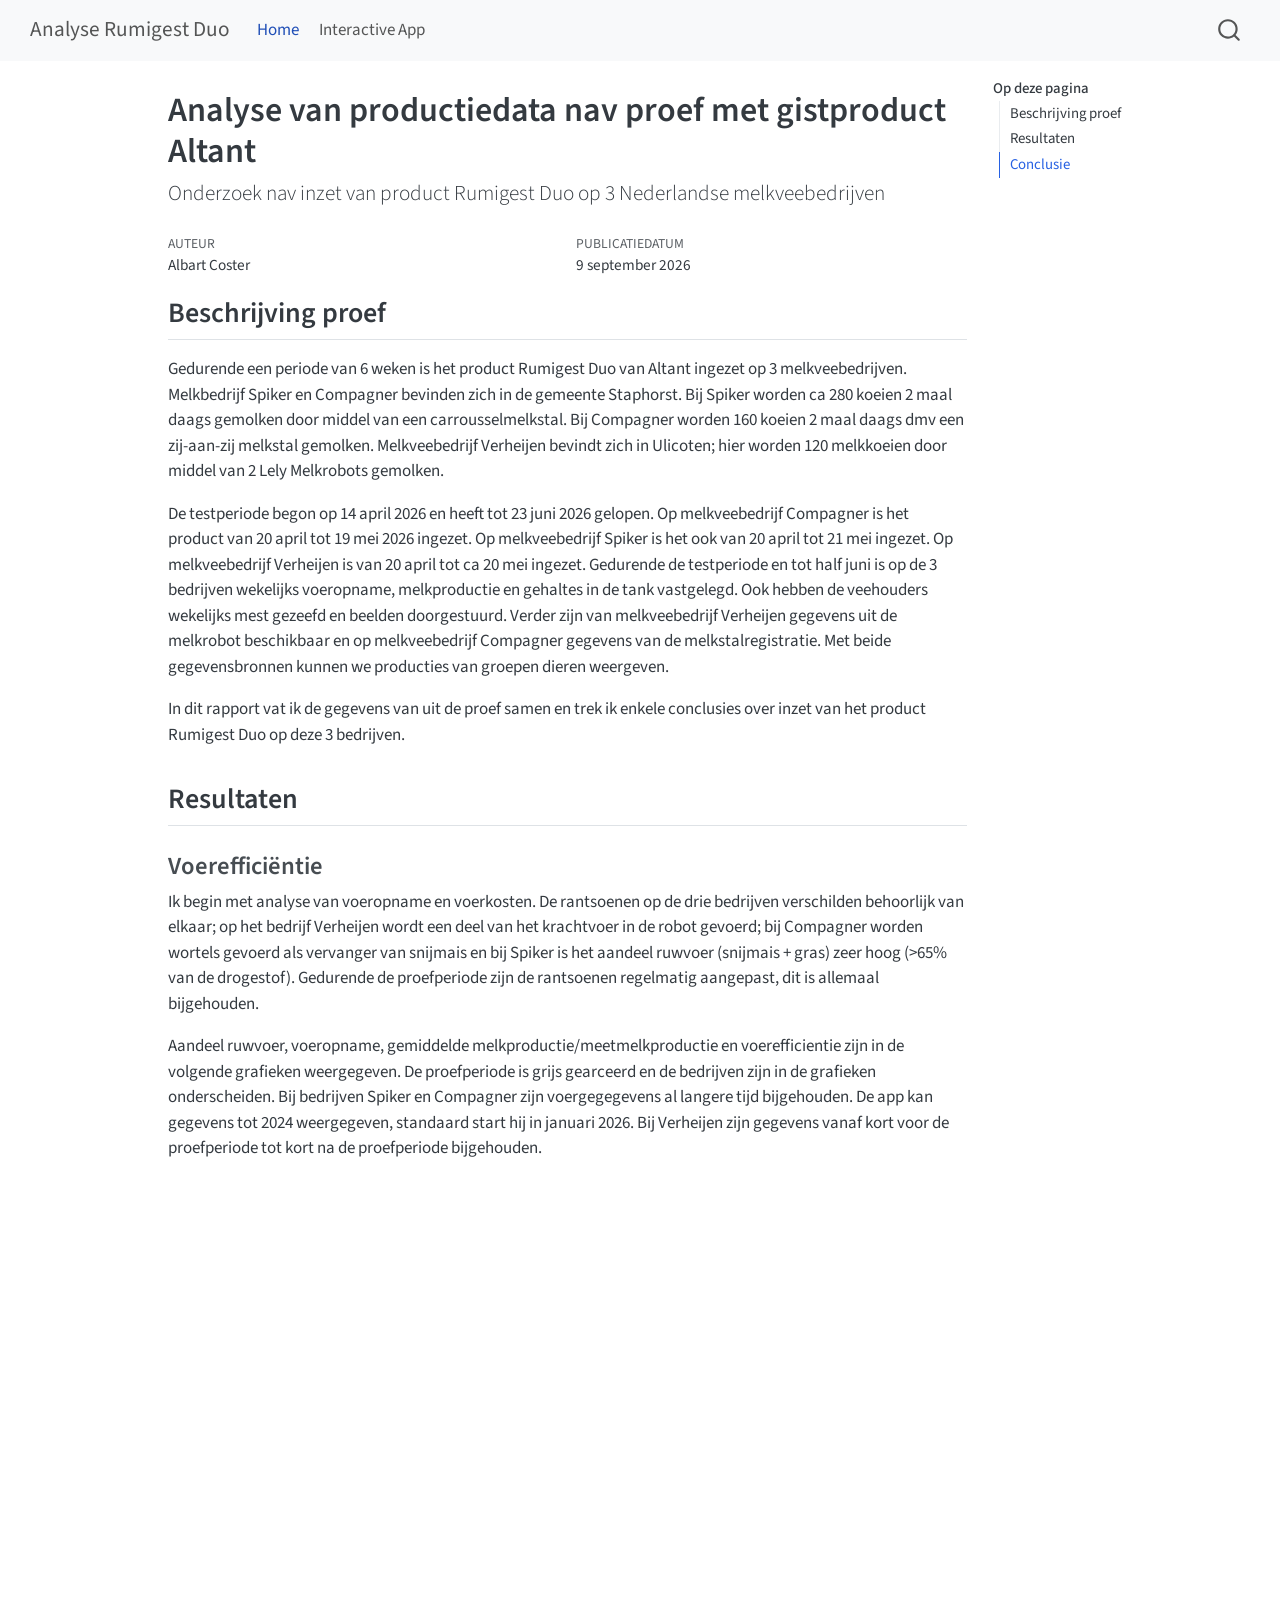
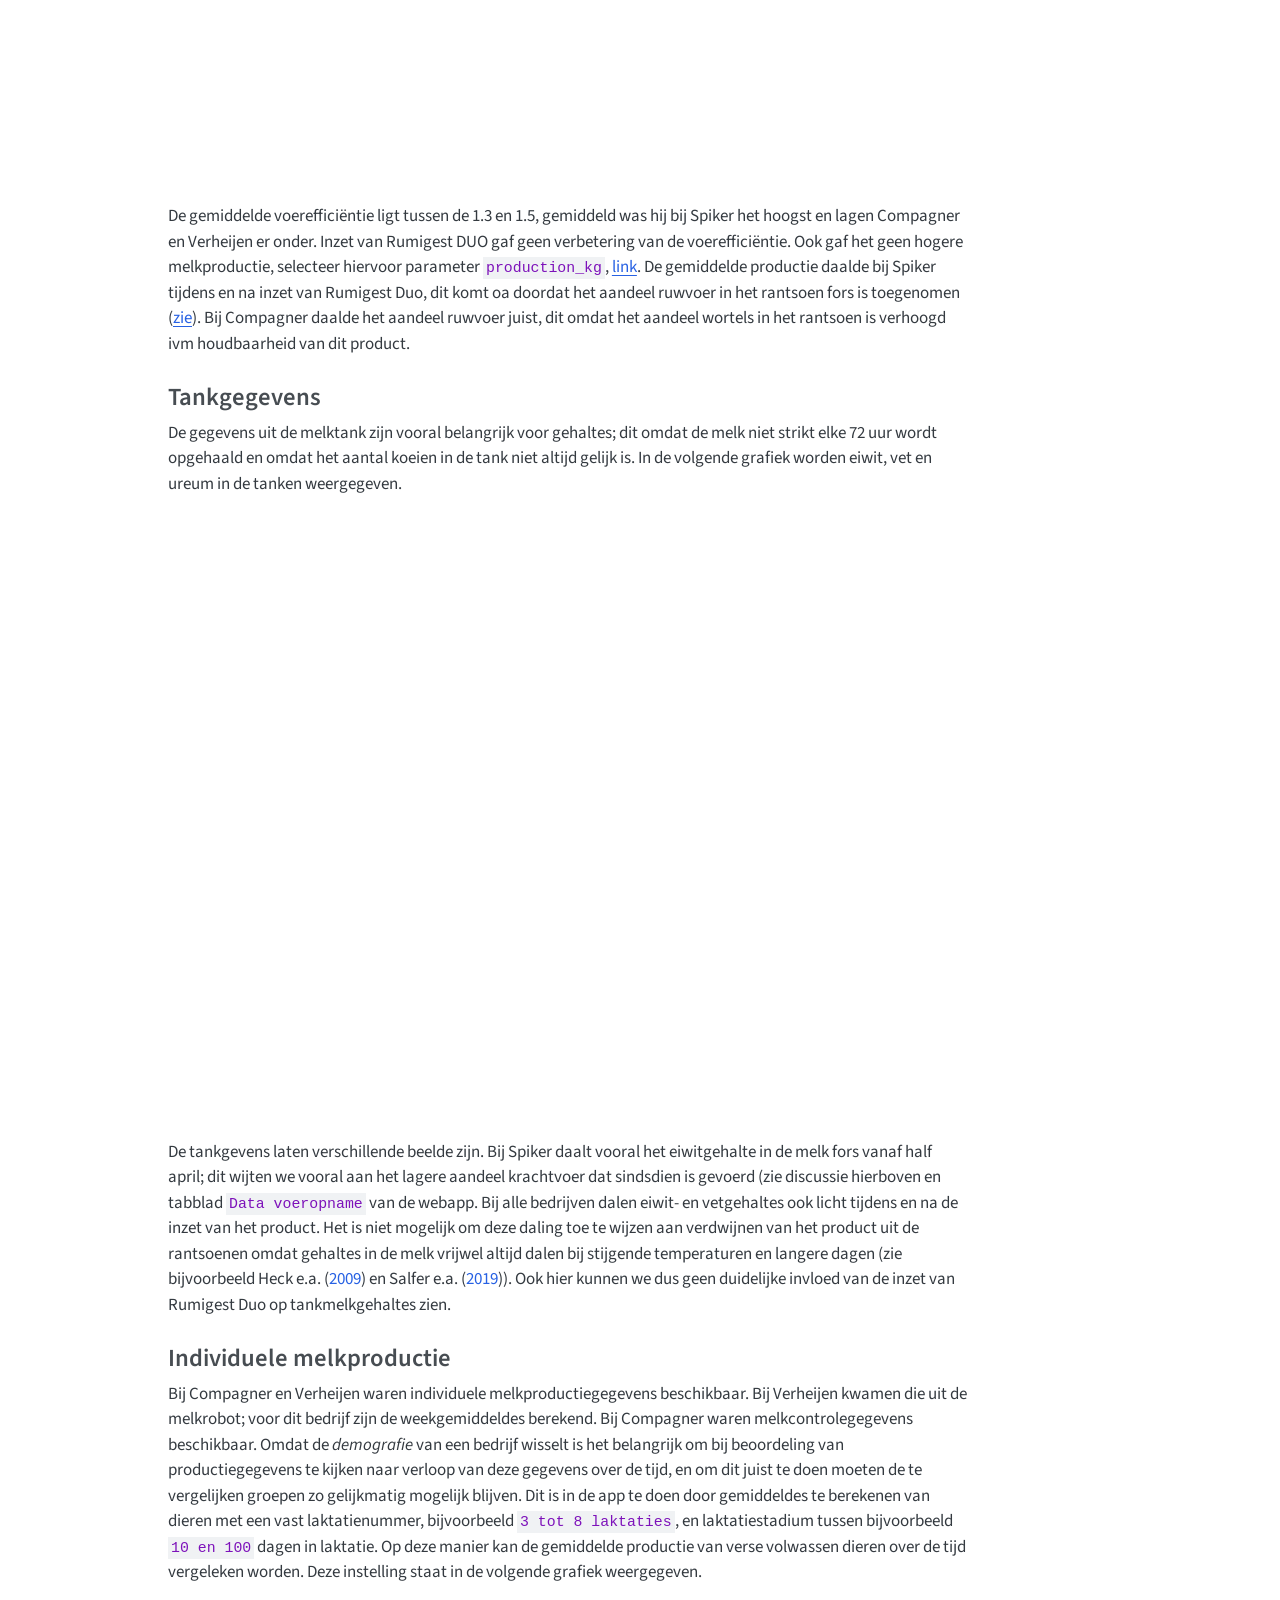
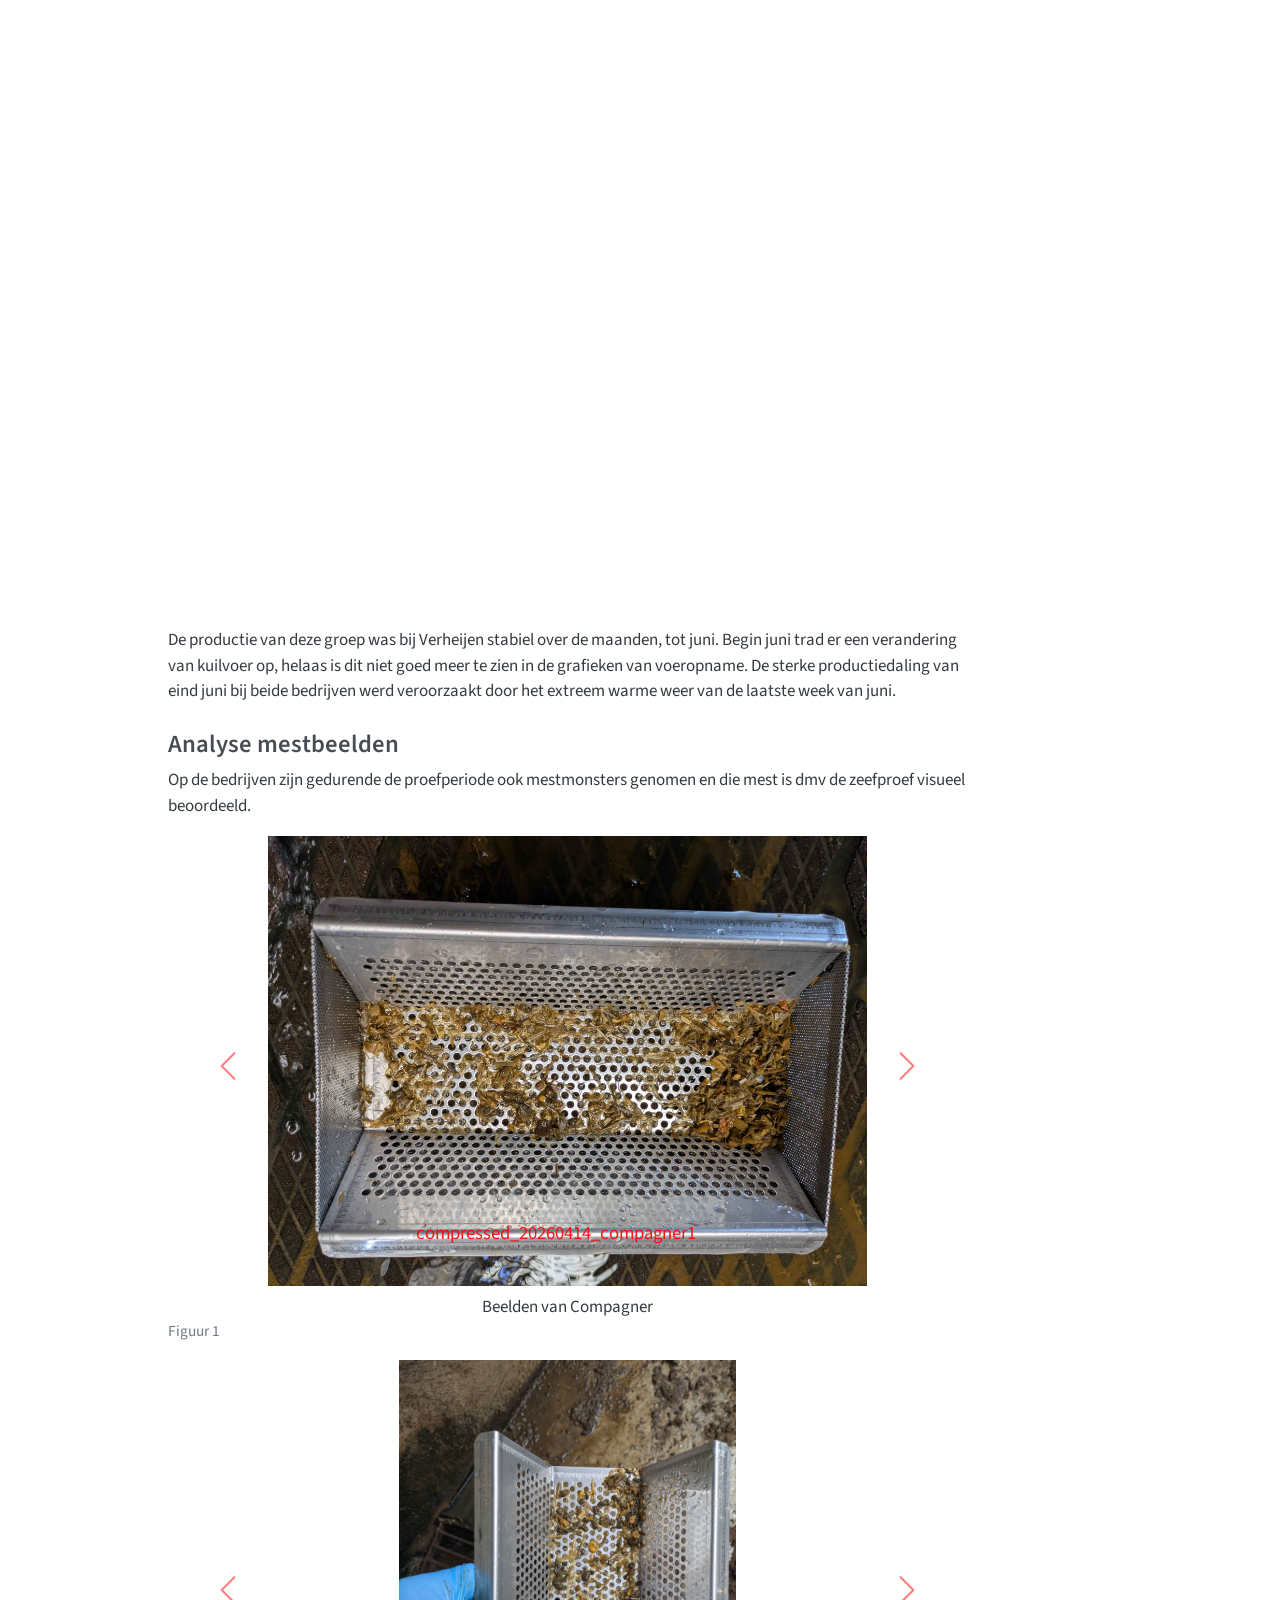
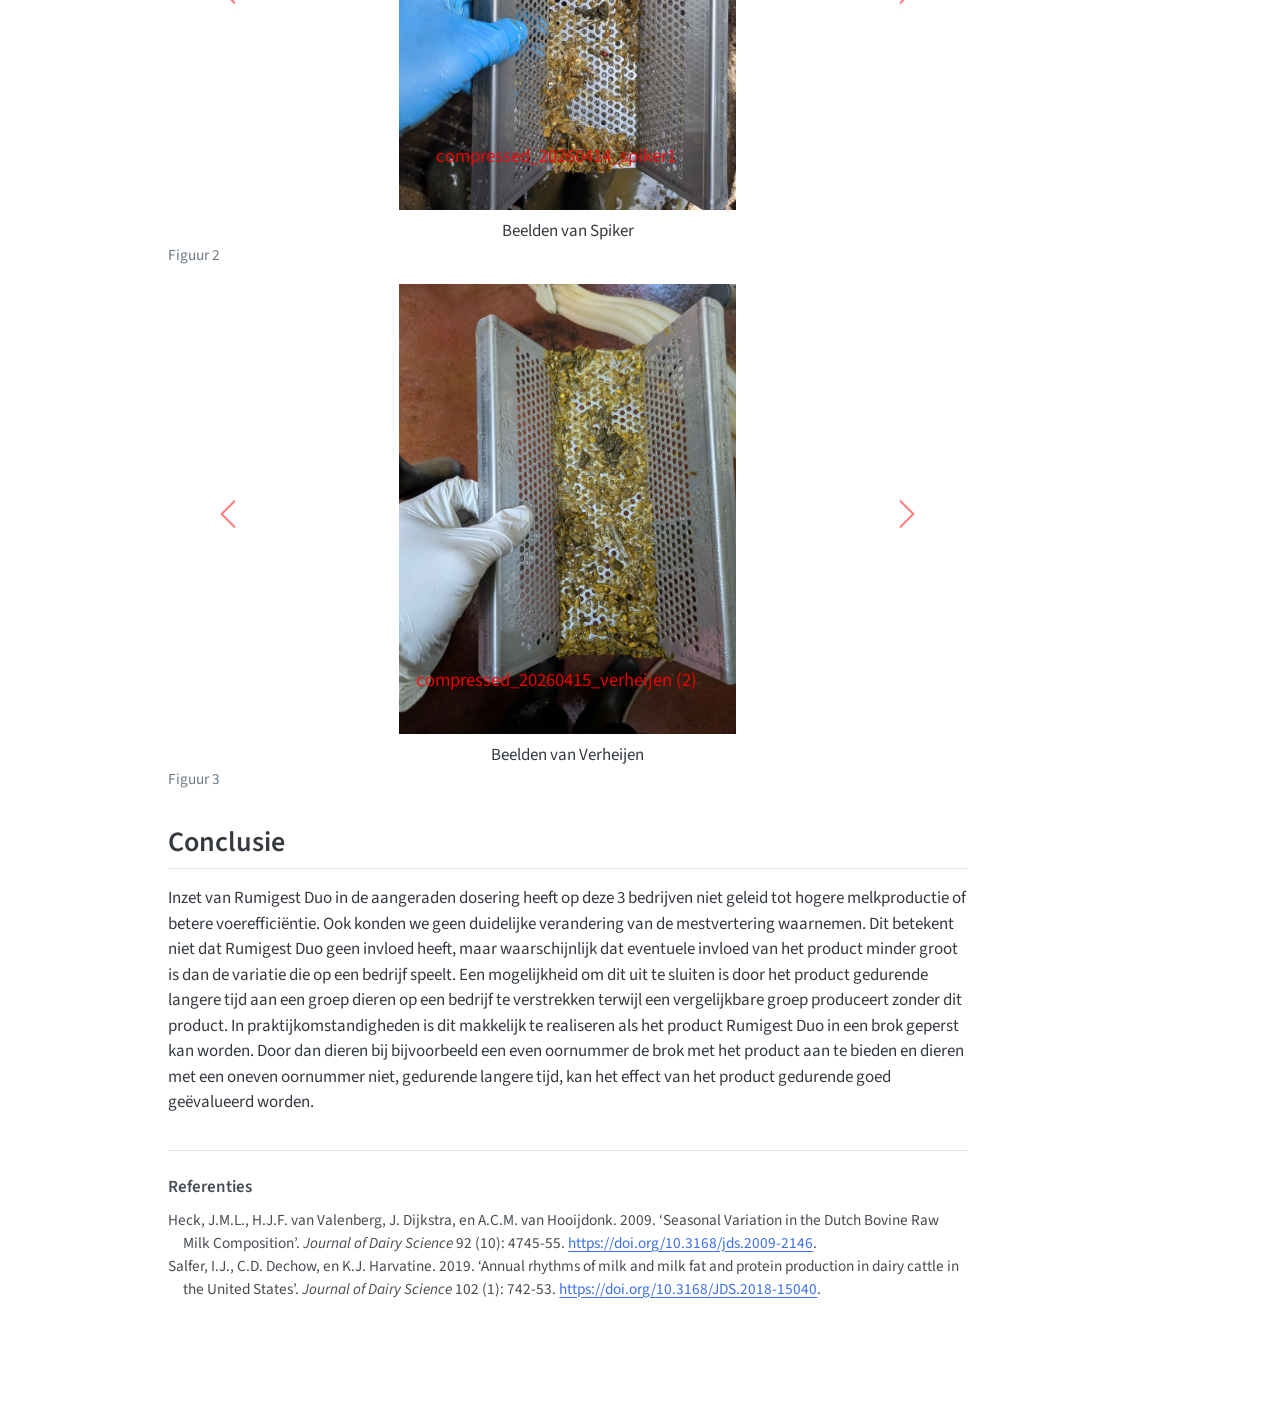
<file: index.html>
<!DOCTYPE html>
<html xmlns="http://www.w3.org/1999/xhtml" lang="nl" xml:lang="nl"><head>

<meta charset="utf-8">
<meta name="generator" content="quarto-1.10.18">

<meta name="viewport" content="width=device-width, initial-scale=1.0, user-scalable=yes">

<meta name="author" content="Albart Coster">
<meta name="dcterms.date" content="2026-09-09">

<title>Analyse van productiedata nav proef met gistproduct Altant – Analyse Rumigest Duo</title>
<style>
/* Default styles provided by pandoc.
** See https://pandoc.org/MANUAL.html#variables-for-html for config info.
*/
span.smallcaps{font-variant: small-caps;}
div.columns{display: flex; gap: 1.5em;}
div.column{flex: auto;}
@media screen {
div.columns{gap: min(4vw, 1.5em);}
div.column{overflow-x: auto;}
}
div.hanging-indent{margin-left: 1.5em; text-indent: -1.5em;}
ul.task-list{list-style: none;}
ul.task-list li input[type="checkbox"] {
  width: 0.8em;
  margin: 0 0.8em 0.2em -1em; /* quarto-specific, see https://github.com/quarto-dev/quarto-cli/issues/4556 */ 
  vertical-align: middle;
}
/* CSS for citations */
div.csl-bib-body { }
div.csl-entry {
  clear: both;
}
.hanging-indent div.csl-entry {
  margin-left:2em;
  text-indent:-2em;
}
div.csl-left-margin {
  min-width:2em;
  float:left;
}
div.csl-right-inline {
  margin-left:2em;
  padding-left:1em;
}
div.csl-indent {
  margin-left: 2em;
}</style>


<script src="site_libs/quarto-nav/quarto-nav.js"></script>
<script src="site_libs/quarto-nav/headroom.min.js"></script>
<script src="site_libs/clipboard/clipboard.min.js"></script>
<script src="site_libs/quarto-search/autocomplete.umd.js"></script>
<script src="site_libs/quarto-search/fuse.min.js"></script>
<script src="site_libs/quarto-search/quarto-search.js"></script>
<meta name="quarto:offset" content="./">
<script src="site_libs/quarto-html/quarto.js" type="module"></script>
<script src="site_libs/quarto-html/tabsets/tabsets.js" type="module"></script>
<script src="site_libs/quarto-html/popper.min.js"></script>
<script src="site_libs/quarto-html/tippy.umd.min.js"></script>
<script src="site_libs/quarto-html/anchor.min.js"></script>
<link href="site_libs/quarto-html/tippy.css" rel="stylesheet">
<link href="site_libs/quarto-html/quarto-syntax-highlighting-64a204ab8560d761af7679ceaba22944.css" rel="stylesheet" id="quarto-text-highlighting-styles">
<script src="site_libs/bootstrap/bootstrap.min.js"></script>
<link href="site_libs/bootstrap/bootstrap-icons.css" rel="stylesheet">
<link href="site_libs/bootstrap/bootstrap-3e9b1289f5f353c49b617ce48ad2bc38.min.css" rel="stylesheet" append-hash="true" id="quarto-bootstrap" data-mode="light">
<script id="quarto-search-options" type="application/json">{
  "location": "navbar",
  "copy-button": false,
  "collapse-after": 3,
  "panel-placement": "end",
  "type": "overlay",
  "limit": 50,
  "keyboard-shortcut": [
    "f",
    "/",
    "s"
  ],
  "show-item-context": false,
  "language": {
    "search-no-results-text": "Geen resultaten",
    "search-matching-documents-text": "Gevonden documenten",
    "search-copy-link-title": "Kopieer link om te zoeken",
    "search-hide-matches-text": "Extra overeenkomsten verbergen",
    "search-more-match-text": "meer overeenkomst in dit document",
    "search-more-matches-text": "meer overeenkomsten in dit document",
    "search-clear-button-title": "Wissen",
    "search-text-placeholder": "",
    "search-detached-cancel-button-title": "Annuleren",
    "search-submit-button-title": "Verzenden",
    "search-label": "Zoeken"
  }
}</script>


<link rel="stylesheet" href="styles.css">
</head>

<body class="nav-fixed quarto-light">

<div id="quarto-search-results"></div>
  <header id="quarto-header" class="headroom fixed-top">
    <nav class="navbar navbar-expand-lg " data-bs-theme="dark">
      <div class="navbar-container container-fluid">
      <div class="navbar-brand-container mx-auto">
    <a class="navbar-brand" href="./index.html">
    <span class="navbar-title">Analyse Rumigest Duo</span>
    </a>
  </div>
            <div id="quarto-search" class="" title="Zoeken"></div>
          <button class="navbar-toggler" type="button" data-bs-toggle="collapse" data-bs-target="#navbarCollapse" aria-controls="navbarCollapse" role="menu" aria-expanded="false" aria-label="Schakel navigatie" onclick="if (window.quartoToggleHeadroom) { window.quartoToggleHeadroom(); }">
  <span class="navbar-toggler-icon"></span>
</button>
          <div class="collapse navbar-collapse" id="navbarCollapse">
            <ul class="navbar-nav navbar-nav-scroll me-auto">
  <li class="nav-item">
    <a class="nav-link active" href="./index.html" aria-current="page"> 
<span class="menu-text">Home</span></a>
  </li>  
  <li class="nav-item">
    <a class="nav-link" href="./analyseapp.html"> 
<span class="menu-text">Interactive App</span></a>
  </li>  
</ul>
          </div> <!-- /navcollapse -->
            <div class="quarto-navbar-tools">
</div>
      </div> <!-- /container-fluid -->
    </nav>
</header>
<!-- content -->
<div id="quarto-content" class="quarto-container page-columns page-rows-contents page-layout-article page-navbar">
<!-- sidebar -->
<!-- margin-sidebar -->
    <div id="quarto-margin-sidebar" class="sidebar margin-sidebar">
        <nav id="TOC" role="doc-toc" class="toc-active">
    <h2 id="toc-title">Op deze pagina</h2>
   
  <ul>
  <li><a href="#beschrijving-proef" id="toc-beschrijving-proef" class="nav-link active" data-scroll-target="#beschrijving-proef">Beschrijving proef</a></li>
  <li><a href="#resultaten" id="toc-resultaten" class="nav-link" data-scroll-target="#resultaten">Resultaten</a>
  <ul class="collapse">
  <li><a href="#voerefficiëntie" id="toc-voerefficiëntie" class="nav-link" data-scroll-target="#voerefficiëntie">Voerefficiëntie</a></li>
  <li><a href="#tankgegevens" id="toc-tankgegevens" class="nav-link" data-scroll-target="#tankgegevens">Tankgegevens</a></li>
  <li><a href="#individuele-melkproductie" id="toc-individuele-melkproductie" class="nav-link" data-scroll-target="#individuele-melkproductie">Individuele melkproductie</a></li>
  <li><a href="#analyse-mestbeelden" id="toc-analyse-mestbeelden" class="nav-link" data-scroll-target="#analyse-mestbeelden">Analyse mestbeelden</a></li>
  </ul></li>
  <li><a href="#conclusie" id="toc-conclusie" class="nav-link" data-scroll-target="#conclusie">Conclusie</a></li>
  </ul>
</nav>
    </div>
<!-- main -->
<main class="content" id="quarto-document-content">

<header id="title-block-header" class="quarto-title-block default">
<div class="quarto-title">
<h1 class="title">Analyse van productiedata nav proef met gistproduct Altant</h1>
<p class="subtitle lead">Onderzoek nav inzet van product Rumigest Duo op 3 Nederlandse melkveebedrijven</p>
</div>



<div class="quarto-title-meta">

    <div>
    <div class="quarto-title-meta-heading">Auteur</div>
    <div class="quarto-title-meta-contents">
             <p>Albart Coster </p>
          </div>
  </div>
    
    <div>
    <div class="quarto-title-meta-heading">Publicatiedatum</div>
    <div class="quarto-title-meta-contents">
      <p class="date">9 september 2026</p>
    </div>
  </div>
  
    
  </div>
  


</header>


<section id="beschrijving-proef" class="level2">
<h2 class="anchored" data-anchor-id="beschrijving-proef">Beschrijving proef</h2>
<p>Gedurende een periode van 6 weken is het product Rumigest Duo van Altant ingezet op 3 melkveebedrijven. Melkbedrijf Spiker en Compagner bevinden zich in de gemeente Staphorst. Bij Spiker worden ca 280 koeien 2 maal daags gemolken door middel van een carrousselmelkstal. Bij Compagner worden 160 koeien 2 maal daags dmv een zij-aan-zij melkstal gemolken. Melkveebedrijf Verheijen bevindt zich in Ulicoten; hier worden 120 melkkoeien door middel van 2 Lely Melkrobots gemolken.</p>
<p>De testperiode begon op 14 april 2026 en heeft tot 23 juni 2026 gelopen. Op melkveebedrijf Compagner is het product van 20 april tot 19 mei 2026 ingezet. Op melkveebedrijf Spiker is het ook van 20 april tot 21 mei ingezet. Op melkveebedrijf Verheijen is van 20 april tot ca 20 mei ingezet. Gedurende de testperiode en tot half juni is op de 3 bedrijven wekelijks voeropname, melkproductie en gehaltes in de tank vastgelegd. Ook hebben de veehouders wekelijks mest gezeefd en beelden doorgestuurd. Verder zijn van melkveebedrijf Verheijen gegevens uit de melkrobot beschikbaar en op melkveebedrijf Compagner gegevens van de melkstalregistratie. Met beide gegevensbronnen kunnen we producties van groepen dieren weergeven.</p>
<p>In dit rapport vat ik de gegevens van uit de proef samen en trek ik enkele conclusies over inzet van het product Rumigest Duo op deze 3 bedrijven.</p>
</section>
<section id="resultaten" class="level2">
<h2 class="anchored" data-anchor-id="resultaten">Resultaten</h2>
<section id="voerefficiëntie" class="level3">
<h3 class="anchored" data-anchor-id="voerefficiëntie">Voerefficiëntie</h3>
<p>Ik begin met analyse van voeropname en voerkosten. De rantsoenen op de drie bedrijven verschilden behoorlijk van elkaar; op het bedrijf Verheijen wordt een deel van het krachtvoer in de robot gevoerd; bij Compagner worden wortels gevoerd als vervanger van snijmais en bij Spiker is het aandeel ruwvoer (snijmais + gras) zeer hoog (&gt;65% van de drogestof). Gedurende de proefperiode zijn de rantsoenen regelmatig aangepast, dit is allemaal bijgehouden.</p>
<p>Aandeel ruwvoer, voeropname, gemiddelde melkproductie/meetmelkproductie en voerefficientie zijn in de volgende grafieken weergegeven. De proefperiode is grijs gearceerd en de bedrijven zijn in de grafieken onderscheiden. Bij bedrijven Spiker en Compagner zijn voergegegevens al langere tijd bijgehouden. De app kan gegevens tot 2024 weergegeven, standaard start hij in januari 2026. Bij Verheijen zijn gegevens vanaf kort voor de proefperiode tot kort na de proefperiode bijgehouden.</p>
<iframe src="https://dashboard.costeranalytics.nl/analyse_rumigestduo/?_inputs_&amp;hoofd_tabs=%22Data%20voeropname%22&amp;vartanks=%22kg%22&amp;varfes=%5B%22production_kg%22%2C%22fe%22%5D&amp;varpres=%22production%22&amp;farm=%5B%22compagner%22%2C%22verheijen%22%2C%22spiker%22%5D&amp;fedates=%5B%222024-01-12%22%2C%222026-08-13%22%5D&amp;prdates=%5B%222026-01-01%22%2C%222026-08-11%22%5D&amp;lactations=%5B3%2C8%5D&amp;dil=%5B1%2C365%5D&amp;feplot_hovered=null" width="100%" height="600px" style="border:none;">
</iframe>
<p>De gemiddelde voerefficiëntie ligt tussen de 1.3 en 1.5, gemiddeld was hij bij Spiker het hoogst en lagen Compagner en Verheijen er onder. Inzet van Rumigest DUO gaf geen verbetering van de voerefficiëntie. Ook gaf het geen hogere melkproductie, selecteer hiervoor parameter <code>production_kg</code>, <a href="https://dashboard.costeranalytics.nl/analyse_rumigestduo/?_inputs_&amp;hoofd_tabs=%22Data%20voeropname%22&amp;vartanks=%22kg%22&amp;varfes=%22production_kg%22&amp;varpres=%22production%22&amp;farm=%5B%22compagner%22%2C%22verheijen%22%2C%22spiker%22%5D&amp;fedates=%5B%222026-01-01%22%2C%222026-08-13%22%5D&amp;prdates=%5B%222026-01-01%22%2C%222026-08-11%22%5D&amp;lactations=%5B3%2C8%5D&amp;dil=%5B1%2C365%5D&amp;feplot_hovered=null">link</a>. De gemiddelde productie daalde bij Spiker tijdens en na inzet van Rumigest Duo, dit komt oa doordat het aandeel ruwvoer in het rantsoen fors is toegenomen (<a href="https://dashboard.costeranalytics.nl/analyse_rumigestduo/?_inputs_&amp;hoofd_tabs=%22Data%20voeropname%22&amp;vartanks=%22kg%22&amp;varfes=%22frac_dm_forage%22&amp;varpres=%22production%22&amp;farm=%5B%22compagner%22%2C%22verheijen%22%2C%22spiker%22%5D&amp;fedates=%5B%222026-01-01%22%2C%222026-08-13%22%5D&amp;prdates=%5B%222026-01-01%22%2C%222026-08-11%22%5D&amp;lactations=%5B3%2C8%5D&amp;dil=%5B1%2C365%5D&amp;feplot_hovered=null">zie</a>). Bij Compagner daalde het aandeel ruwvoer juist, dit omdat het aandeel wortels in het rantsoen is verhoogd ivm houdbaarheid van dit product.</p>
</section>
<section id="tankgegevens" class="level3">
<h3 class="anchored" data-anchor-id="tankgegevens">Tankgegevens</h3>
<p>De gegevens uit de melktank zijn vooral belangrijk voor gehaltes; dit omdat de melk niet strikt elke 72 uur wordt opgehaald en omdat het aantal koeien in de tank niet altijd gelijk is. In de volgende grafiek worden eiwit, vet en ureum in de tanken weergegeven.</p>
<iframe src="https://dashboard.costeranalytics.nl/analyse_rumigestduo/?_inputs_&amp;hoofd_tabs=%22Tankanalyse%22&amp;vartanks=%5B%22vet%22%2C%22eiwit%22%2C%22ureum%22%5D&amp;varfes=%22production_kg%22&amp;varpres=%22production%22&amp;farm=%5B%22compagner%22%2C%22verheijen%22%2C%22spiker%22%5D&amp;fedates=%5B%222026-01-01%22%2C%222026-08-13%22%5D&amp;prdates=%5B%222026-01-01%22%2C%222026-08-11%22%5D&amp;lactations=%5B3%2C8%5D&amp;dil=%5B1%2C365%5D&amp;feplot_hovered=null&amp;groteplot_hovered=null" width="100%" height="600px" style="border:none;">
</iframe>
<p>De tankgevens laten verschillende beelde zijn. Bij Spiker daalt vooral het eiwitgehalte in de melk fors vanaf half april; dit wijten we vooral aan het lagere aandeel krachtvoer dat sindsdien is gevoerd (zie discussie hierboven en tabblad <code>Data voeropname</code> van de webapp. Bij alle bedrijven dalen eiwit- en vetgehaltes ook licht tijdens en na de inzet van het product. Het is niet mogelijk om deze daling toe te wijzen aan verdwijnen van het product uit de rantsoenen omdat gehaltes in de melk vrijwel altijd dalen bij stijgende temperaturen en langere dagen (zie bijvoorbeeld <span class="citation" data-cites="heck2009">Heck e.a. (<a href="#ref-heck2009" role="doc-biblioref">2009</a>)</span> en <span class="citation" data-cites="salfer2019">Salfer e.a. (<a href="#ref-salfer2019" role="doc-biblioref">2019</a>)</span>). Ook hier kunnen we dus geen duidelijke invloed van de inzet van Rumigest Duo op tankmelkgehaltes zien.</p>
</section>
<section id="individuele-melkproductie" class="level3">
<h3 class="anchored" data-anchor-id="individuele-melkproductie">Individuele melkproductie</h3>
<p>Bij Compagner en Verheijen waren individuele melkproductiegegevens beschikbaar. Bij Verheijen kwamen die uit de melkrobot; voor dit bedrijf zijn de weekgemiddeldes berekend. Bij Compagner waren melkcontrolegegevens beschikbaar. Omdat de <em>demografie</em> van een bedrijf wisselt is het belangrijk om bij beoordeling van productiegegevens te kijken naar verloop van deze gegevens over de tijd, en om dit juist te doen moeten de te vergelijken groepen zo gelijkmatig mogelijk blijven. Dit is in de app te doen door gemiddeldes te berekenen van dieren met een vast laktatienummer, bijvoorbeeld <code>3 tot 8 laktaties</code>, en laktatiestadium tussen bijvoorbeeld <code>10 en 100</code> dagen in laktatie. Op deze manier kan de gemiddelde productie van verse volwassen dieren over de tijd vergeleken worden. Deze instelling staat in de volgende grafiek weergegeven.</p>
<iframe src="https://dashboard.costeranalytics.nl/analyse_rumigestduo/?_inputs_&amp;hoofd_tabs=%22Dagproductiedata%22&amp;vartanks=%22kg%22&amp;varfes=%22fe%22&amp;varpres=%22production%22&amp;farm=%5B%22compagner%22%2C%22verheijen%22%2C%22spiker%22%5D&amp;fedates=%5B%222026-01-01%22%2C%222026-08-13%22%5D&amp;prdates=%5B%222026-01-01%22%2C%222026-08-11%22%5D&amp;lactations=%5B3%2C9%5D&amp;dil=%5B9%2C106%5D&amp;prplot_hovered=null" width="100%" height="600px" style="border:none;">
</iframe>
<p>De productie van deze groep was bij Verheijen stabiel over de maanden, tot juni. Begin juni trad er een verandering van kuilvoer op, helaas is dit niet goed meer te zien in de grafieken van voeropname. De sterke productiedaling van eind juni bij beide bedrijven werd veroorzaakt door het extreem warme weer van de laatste week van juni.</p>
</section>
<section id="analyse-mestbeelden" class="level3">
<h3 class="anchored" data-anchor-id="analyse-mestbeelden">Analyse mestbeelden</h3>
<p>Op de bedrijven zijn gedurende de proefperiode ook mestmonsters genomen en die mest is dmv de zeefproef visueel beoordeeld.</p>
<div id="fig-compagner" class="quarto-float quarto-figure quarto-figure-center anchored">
<figure class="quarto-float quarto-float-fig figure">
<div aria-describedby="fig-compagner-caption-0ceaefa1-69ba-4598-a22c-09a6ac19f8ca">
<div id="carousel-bedrijfcompagner" class="carousel slide" data-bs-ride="carousel">
  <div class="carousel-inner">
    <div class="carousel-item active">
      <img src="figures/fotos_compagner/compressed_20260414_compagner1.jpg" class="d-block w-100 figure-img" alt="compressed_20260414_compagner1.jpg">
      <div class="carousel-caption d-none d-md-block">
        <h5 class="anchored">compressed_20260414_compagner1</h5>
      </div>
    </div>
    <div class="carousel-item ">
      <img src="figures/fotos_compagner/compressed_20260414_compagner2.jpg" class="d-block w-100 figure-img" alt="compressed_20260414_compagner2.jpg">
      <div class="carousel-caption d-none d-md-block">
        <h5 class="anchored">compressed_20260414_compagner2</h5>
      </div>
    </div>
    <div class="carousel-item ">
      <img src="figures/fotos_compagner/compressed_20260414_compagner3.jpg" class="d-block w-100 figure-img" alt="compressed_20260414_compagner3.jpg">
      <div class="carousel-caption d-none d-md-block">
        <h5 class="anchored">compressed_20260414_compagner3</h5>
      </div>
    </div>
    <div class="carousel-item ">
      <img src="figures/fotos_compagner/compressed_20260414_compagner4.jpg" class="d-block w-100 figure-img" alt="compressed_20260414_compagner4.jpg">
      <div class="carousel-caption d-none d-md-block">
        <h5 class="anchored">compressed_20260414_compagner4</h5>
      </div>
    </div>
    <div class="carousel-item ">
      <img src="figures/fotos_compagner/compressed_20260422_compagner1.jpeg" class="d-block w-100 figure-img" alt="compressed_20260422_compagner1.jpeg">
      <div class="carousel-caption d-none d-md-block">
        <h5 class="anchored">compressed_20260422_compagner1</h5>
      </div>
    </div>
    <div class="carousel-item ">
      <img src="figures/fotos_compagner/compressed_20260422_compagner2.jpeg" class="d-block w-100 figure-img" alt="compressed_20260422_compagner2.jpeg">
      <div class="carousel-caption d-none d-md-block">
        <h5 class="anchored">compressed_20260422_compagner2</h5>
      </div>
    </div>
    <div class="carousel-item ">
      <img src="figures/fotos_compagner/compressed_20260422_compagner3.jpeg" class="d-block w-100 figure-img" alt="compressed_20260422_compagner3.jpeg">
      <div class="carousel-caption d-none d-md-block">
        <h5 class="anchored">compressed_20260422_compagner3</h5>
      </div>
    </div>
    <div class="carousel-item ">
      <img src="figures/fotos_compagner/compressed_20260422_compagner4.jpeg" class="d-block w-100 figure-img" alt="compressed_20260422_compagner4.jpeg">
      <div class="carousel-caption d-none d-md-block">
        <h5 class="anchored">compressed_20260422_compagner4</h5>
      </div>
    </div>
    <div class="carousel-item ">
      <img src="figures/fotos_compagner/compressed_20260422_compagner5.jpeg" class="d-block w-100 figure-img" alt="compressed_20260422_compagner5.jpeg">
      <div class="carousel-caption d-none d-md-block">
        <h5 class="anchored">compressed_20260422_compagner5</h5>
      </div>
    </div>
    <div class="carousel-item ">
      <img src="figures/fotos_compagner/compressed_20260422_compagner6.jpeg" class="d-block w-100 figure-img" alt="compressed_20260422_compagner6.jpeg">
      <div class="carousel-caption d-none d-md-block">
        <h5 class="anchored">compressed_20260422_compagner6</h5>
      </div>
    </div>
    <div class="carousel-item ">
      <img src="figures/fotos_compagner/compressed_20260422_compagner7.jpeg" class="d-block w-100 figure-img" alt="compressed_20260422_compagner7.jpeg">
      <div class="carousel-caption d-none d-md-block">
        <h5 class="anchored">compressed_20260422_compagner7</h5>
      </div>
    </div>
    <div class="carousel-item ">
      <img src="figures/fotos_compagner/compressed_20260428_compagner1.jpeg" class="d-block w-100 figure-img" alt="compressed_20260428_compagner1.jpeg">
      <div class="carousel-caption d-none d-md-block">
        <h5 class="anchored">compressed_20260428_compagner1</h5>
      </div>
    </div>
    <div class="carousel-item ">
      <img src="figures/fotos_compagner/compressed_20260428_compagner2.jpeg" class="d-block w-100 figure-img" alt="compressed_20260428_compagner2.jpeg">
      <div class="carousel-caption d-none d-md-block">
        <h5 class="anchored">compressed_20260428_compagner2</h5>
      </div>
    </div>
    <div class="carousel-item ">
      <img src="figures/fotos_compagner/compressed_20260504_compagner1.jpg" class="d-block w-100 figure-img" alt="compressed_20260504_compagner1.jpg">
      <div class="carousel-caption d-none d-md-block">
        <h5 class="anchored">compressed_20260504_compagner1</h5>
      </div>
    </div>
    <div class="carousel-item ">
      <img src="figures/fotos_compagner/compressed_20260504_compagner2.jpg" class="d-block w-100 figure-img" alt="compressed_20260504_compagner2.jpg">
      <div class="carousel-caption d-none d-md-block">
        <h5 class="anchored">compressed_20260504_compagner2</h5>
      </div>
    </div>
    <div class="carousel-item ">
      <img src="figures/fotos_compagner/compressed_20260504_compagner3.jpg" class="d-block w-100 figure-img" alt="compressed_20260504_compagner3.jpg">
      <div class="carousel-caption d-none d-md-block">
        <h5 class="anchored">compressed_20260504_compagner3</h5>
      </div>
    </div>
    <div class="carousel-item ">
      <img src="figures/fotos_compagner/compressed_20260511_compagner1.jpeg" class="d-block w-100 figure-img" alt="compressed_20260511_compagner1.jpeg">
      <div class="carousel-caption d-none d-md-block">
        <h5 class="anchored">compressed_20260511_compagner1</h5>
      </div>
    </div>
    <div class="carousel-item ">
      <img src="figures/fotos_compagner/compressed_20260511_compagner2.jpeg" class="d-block w-100 figure-img" alt="compressed_20260511_compagner2.jpeg">
      <div class="carousel-caption d-none d-md-block">
        <h5 class="anchored">compressed_20260511_compagner2</h5>
      </div>
    </div>
    <div class="carousel-item ">
      <img src="figures/fotos_compagner/compressed_20260511_compagner3.jpeg" class="d-block w-100 figure-img" alt="compressed_20260511_compagner3.jpeg">
      <div class="carousel-caption d-none d-md-block">
        <h5 class="anchored">compressed_20260511_compagner3</h5>
      </div>
    </div>
    <div class="carousel-item ">
      <img src="figures/fotos_compagner/compressed_20260602_compagner1.jpg" class="d-block w-100 figure-img" alt="compressed_20260602_compagner1.jpg">
      <div class="carousel-caption d-none d-md-block">
        <h5 class="anchored">compressed_20260602_compagner1</h5>
      </div>
    </div>
    <div class="carousel-item ">
      <img src="figures/fotos_compagner/compressed_20260602_compagner2.jpg" class="d-block w-100 figure-img" alt="compressed_20260602_compagner2.jpg">
      <div class="carousel-caption d-none d-md-block">
        <h5 class="anchored">compressed_20260602_compagner2</h5>
      </div>
    </div>
    <div class="carousel-item ">
      <img src="figures/fotos_compagner/compressed_20260623_compagner1.jpg" class="d-block w-100 figure-img" alt="compressed_20260623_compagner1.jpg">
      <div class="carousel-caption d-none d-md-block">
        <h5 class="anchored">compressed_20260623_compagner1</h5>
      </div>
    </div>
    <div class="carousel-item ">
      <img src="figures/fotos_compagner/compressed_20260623_compagner2.jpg" class="d-block w-100 figure-img" alt="compressed_20260623_compagner2.jpg">
      <div class="carousel-caption d-none d-md-block">
        <h5 class="anchored">compressed_20260623_compagner2</h5>
      </div>
    </div>
  </div>
  <button class="carousel-control-prev" type="button" data-bs-target="#carousel-bedrijfcompagner" data-bs-slide="prev">
    <span class="carousel-control-prev-icon" aria-hidden="true"></span>
  </button>
  <button class="carousel-control-next" type="button" data-bs-target="#carousel-bedrijfcompagner" data-bs-slide="next">
    <span class="carousel-control-next-icon" aria-hidden="true"></span>
  </button>
</div>

Beelden van Compagner
</div>
<figcaption class="quarto-float-caption-bottom quarto-float-caption quarto-float-fig quarto-uncaptioned" id="fig-compagner-caption-0ceaefa1-69ba-4598-a22c-09a6ac19f8ca">
Figuur&nbsp;1
</figcaption>
</figure>
</div>
<div id="fig-spiker" class="quarto-float quarto-figure quarto-figure-center anchored">
<figure class="quarto-float quarto-float-fig figure">
<div aria-describedby="fig-spiker-caption-0ceaefa1-69ba-4598-a22c-09a6ac19f8ca">
<div id="carousel-bedrijfspiker" class="carousel slide" data-bs-ride="carousel">
  <div class="carousel-inner">
    <div class="carousel-item active">
      <img src="figures/fotos_spiker/compressed_20260414_spiker1.jpg" class="d-block w-100 figure-img" alt="compressed_20260414_spiker1.jpg">
      <div class="carousel-caption d-none d-md-block">
        <h5 class="anchored">compressed_20260414_spiker1</h5>
      </div>
    </div>
    <div class="carousel-item ">
      <img src="figures/fotos_spiker/compressed_20260414_spiker2.jpg" class="d-block w-100 figure-img" alt="compressed_20260414_spiker2.jpg">
      <div class="carousel-caption d-none d-md-block">
        <h5 class="anchored">compressed_20260414_spiker2</h5>
      </div>
    </div>
    <div class="carousel-item ">
      <img src="figures/fotos_spiker/compressed_20260423_spiker1.jpeg" class="d-block w-100 figure-img" alt="compressed_20260423_spiker1.jpeg">
      <div class="carousel-caption d-none d-md-block">
        <h5 class="anchored">compressed_20260423_spiker1</h5>
      </div>
    </div>
    <div class="carousel-item ">
      <img src="figures/fotos_spiker/compressed_20260423_spiker2.jpeg" class="d-block w-100 figure-img" alt="compressed_20260423_spiker2.jpeg">
      <div class="carousel-caption d-none d-md-block">
        <h5 class="anchored">compressed_20260423_spiker2</h5>
      </div>
    </div>
    <div class="carousel-item ">
      <img src="figures/fotos_spiker/compressed_20260501_spiker1.jpeg" class="d-block w-100 figure-img" alt="compressed_20260501_spiker1.jpeg">
      <div class="carousel-caption d-none d-md-block">
        <h5 class="anchored">compressed_20260501_spiker1</h5>
      </div>
    </div>
    <div class="carousel-item ">
      <img src="figures/fotos_spiker/compressed_20260501_spiker2.jpeg" class="d-block w-100 figure-img" alt="compressed_20260501_spiker2.jpeg">
      <div class="carousel-caption d-none d-md-block">
        <h5 class="anchored">compressed_20260501_spiker2</h5>
      </div>
    </div>
    <div class="carousel-item ">
      <img src="figures/fotos_spiker/compressed_20260506_spiker1.jpg" class="d-block w-100 figure-img" alt="compressed_20260506_spiker1.jpg">
      <div class="carousel-caption d-none d-md-block">
        <h5 class="anchored">compressed_20260506_spiker1</h5>
      </div>
    </div>
    <div class="carousel-item ">
      <img src="figures/fotos_spiker/compressed_20260506_spiker2.jpg" class="d-block w-100 figure-img" alt="compressed_20260506_spiker2.jpg">
      <div class="carousel-caption d-none d-md-block">
        <h5 class="anchored">compressed_20260506_spiker2</h5>
      </div>
    </div>
    <div class="carousel-item ">
      <img src="figures/fotos_spiker/compressed_20260515_spiker1.jpeg" class="d-block w-100 figure-img" alt="compressed_20260515_spiker1.jpeg">
      <div class="carousel-caption d-none d-md-block">
        <h5 class="anchored">compressed_20260515_spiker1</h5>
      </div>
    </div>
    <div class="carousel-item ">
      <img src="figures/fotos_spiker/compressed_20260515_spiker2.jpeg" class="d-block w-100 figure-img" alt="compressed_20260515_spiker2.jpeg">
      <div class="carousel-caption d-none d-md-block">
        <h5 class="anchored">compressed_20260515_spiker2</h5>
      </div>
    </div>
    <div class="carousel-item ">
      <img src="figures/fotos_spiker/compressed_20260520_spiker1.jpeg" class="d-block w-100 figure-img" alt="compressed_20260520_spiker1.jpeg">
      <div class="carousel-caption d-none d-md-block">
        <h5 class="anchored">compressed_20260520_spiker1</h5>
      </div>
    </div>
    <div class="carousel-item ">
      <img src="figures/fotos_spiker/compressed_20260520_spiker2.jpeg" class="d-block w-100 figure-img" alt="compressed_20260520_spiker2.jpeg">
      <div class="carousel-caption d-none d-md-block">
        <h5 class="anchored">compressed_20260520_spiker2</h5>
      </div>
    </div>
    <div class="carousel-item ">
      <img src="figures/fotos_spiker/compressed_20260527_spiker1.jpeg" class="d-block w-100 figure-img" alt="compressed_20260527_spiker1.jpeg">
      <div class="carousel-caption d-none d-md-block">
        <h5 class="anchored">compressed_20260527_spiker1</h5>
      </div>
    </div>
    <div class="carousel-item ">
      <img src="figures/fotos_spiker/compressed_20260527_spiker2.jpeg" class="d-block w-100 figure-img" alt="compressed_20260527_spiker2.jpeg">
      <div class="carousel-caption d-none d-md-block">
        <h5 class="anchored">compressed_20260527_spiker2</h5>
      </div>
    </div>
    <div class="carousel-item ">
      <img src="figures/fotos_spiker/compressed_20260527_spiker3.jpeg" class="d-block w-100 figure-img" alt="compressed_20260527_spiker3.jpeg">
      <div class="carousel-caption d-none d-md-block">
        <h5 class="anchored">compressed_20260527_spiker3</h5>
      </div>
    </div>
    <div class="carousel-item ">
      <img src="figures/fotos_spiker/compressed_20260527_spiker4.jpeg" class="d-block w-100 figure-img" alt="compressed_20260527_spiker4.jpeg">
      <div class="carousel-caption d-none d-md-block">
        <h5 class="anchored">compressed_20260527_spiker4</h5>
      </div>
    </div>
    <div class="carousel-item ">
      <img src="figures/fotos_spiker/compressed_20260602_spiker1.jpg" class="d-block w-100 figure-img" alt="compressed_20260602_spiker1.jpg">
      <div class="carousel-caption d-none d-md-block">
        <h5 class="anchored">compressed_20260602_spiker1</h5>
      </div>
    </div>
    <div class="carousel-item ">
      <img src="figures/fotos_spiker/compressed_20260603_spiker2.jpg" class="d-block w-100 figure-img" alt="compressed_20260603_spiker2.jpg">
      <div class="carousel-caption d-none d-md-block">
        <h5 class="anchored">compressed_20260603_spiker2</h5>
      </div>
    </div>
  </div>
  <button class="carousel-control-prev" type="button" data-bs-target="#carousel-bedrijfspiker" data-bs-slide="prev">
    <span class="carousel-control-prev-icon" aria-hidden="true"></span>
  </button>
  <button class="carousel-control-next" type="button" data-bs-target="#carousel-bedrijfspiker" data-bs-slide="next">
    <span class="carousel-control-next-icon" aria-hidden="true"></span>
  </button>
</div>

Beelden van Spiker
</div>
<figcaption class="quarto-float-caption-bottom quarto-float-caption quarto-float-fig quarto-uncaptioned" id="fig-spiker-caption-0ceaefa1-69ba-4598-a22c-09a6ac19f8ca">
Figuur&nbsp;2
</figcaption>
</figure>
</div>
<div id="fig-verheijen" class="quarto-float quarto-figure quarto-figure-center anchored">
<figure class="quarto-float quarto-float-fig figure">
<div aria-describedby="fig-verheijen-caption-0ceaefa1-69ba-4598-a22c-09a6ac19f8ca">
<div id="carousel-bedrijfverheijen" class="carousel slide" data-bs-ride="carousel">
  <div class="carousel-inner">
    <div class="carousel-item active">
      <img src="figures/fotos_verheijen/compressed_20260415_verheijen (2).jpg" class="d-block w-100 figure-img" alt="compressed_20260415_verheijen (2).jpg">
      <div class="carousel-caption d-none d-md-block">
        <h5 class="anchored">compressed_20260415_verheijen (2)</h5>
      </div>
    </div>
    <div class="carousel-item ">
      <img src="figures/fotos_verheijen/compressed_20260415_verheijen (3).jpg" class="d-block w-100 figure-img" alt="compressed_20260415_verheijen (3).jpg">
      <div class="carousel-caption d-none d-md-block">
        <h5 class="anchored">compressed_20260415_verheijen (3)</h5>
      </div>
    </div>
    <div class="carousel-item ">
      <img src="figures/fotos_verheijen/compressed_20260415_verheijen.jpg" class="d-block w-100 figure-img" alt="compressed_20260415_verheijen.jpg">
      <div class="carousel-caption d-none d-md-block">
        <h5 class="anchored">compressed_20260415_verheijen</h5>
      </div>
    </div>
    <div class="carousel-item ">
      <img src="figures/fotos_verheijen/compressed_20260422_verheijen_1.jpeg" class="d-block w-100 figure-img" alt="compressed_20260422_verheijen_1.jpeg">
      <div class="carousel-caption d-none d-md-block">
        <h5 class="anchored">compressed_20260422_verheijen_1</h5>
      </div>
    </div>
    <div class="carousel-item ">
      <img src="figures/fotos_verheijen/compressed_20260422_verheijen_2.jpeg" class="d-block w-100 figure-img" alt="compressed_20260422_verheijen_2.jpeg">
      <div class="carousel-caption d-none d-md-block">
        <h5 class="anchored">compressed_20260422_verheijen_2</h5>
      </div>
    </div>
    <div class="carousel-item ">
      <img src="figures/fotos_verheijen/compressed_20260422_verheijen_3.jpeg" class="d-block w-100 figure-img" alt="compressed_20260422_verheijen_3.jpeg">
      <div class="carousel-caption d-none d-md-block">
        <h5 class="anchored">compressed_20260422_verheijen_3</h5>
      </div>
    </div>
    <div class="carousel-item ">
      <img src="figures/fotos_verheijen/compressed_20260428_verheijen.jpeg" class="d-block w-100 figure-img" alt="compressed_20260428_verheijen.jpeg">
      <div class="carousel-caption d-none d-md-block">
        <h5 class="anchored">compressed_20260428_verheijen</h5>
      </div>
    </div>
    <div class="carousel-item ">
      <img src="figures/fotos_verheijen/compressed_20260428_verheijen_2.jpeg" class="d-block w-100 figure-img" alt="compressed_20260428_verheijen_2.jpeg">
      <div class="carousel-caption d-none d-md-block">
        <h5 class="anchored">compressed_20260428_verheijen_2</h5>
      </div>
    </div>
    <div class="carousel-item ">
      <img src="figures/fotos_verheijen/compressed_20260428_verheijen_3.jpeg" class="d-block w-100 figure-img" alt="compressed_20260428_verheijen_3.jpeg">
      <div class="carousel-caption d-none d-md-block">
        <h5 class="anchored">compressed_20260428_verheijen_3</h5>
      </div>
    </div>
    <div class="carousel-item ">
      <img src="figures/fotos_verheijen/compressed_20260515_verheijen_!.jpeg" class="d-block w-100 figure-img" alt="compressed_20260515_verheijen_!.jpeg">
      <div class="carousel-caption d-none d-md-block">
        <h5 class="anchored">compressed_20260515_verheijen_!</h5>
      </div>
    </div>
    <div class="carousel-item ">
      <img src="figures/fotos_verheijen/compressed_20260515_verheijen_2.jpeg" class="d-block w-100 figure-img" alt="compressed_20260515_verheijen_2.jpeg">
      <div class="carousel-caption d-none d-md-block">
        <h5 class="anchored">compressed_20260515_verheijen_2</h5>
      </div>
    </div>
    <div class="carousel-item ">
      <img src="figures/fotos_verheijen/compressed_20260515_verheijen_3.jpeg" class="d-block w-100 figure-img" alt="compressed_20260515_verheijen_3.jpeg">
      <div class="carousel-caption d-none d-md-block">
        <h5 class="anchored">compressed_20260515_verheijen_3</h5>
      </div>
    </div>
  </div>
  <button class="carousel-control-prev" type="button" data-bs-target="#carousel-bedrijfverheijen" data-bs-slide="prev">
    <span class="carousel-control-prev-icon" aria-hidden="true"></span>
  </button>
  <button class="carousel-control-next" type="button" data-bs-target="#carousel-bedrijfverheijen" data-bs-slide="next">
    <span class="carousel-control-next-icon" aria-hidden="true"></span>
  </button>
</div>

Beelden van Verheijen
</div>
<figcaption class="quarto-float-caption-bottom quarto-float-caption quarto-float-fig quarto-uncaptioned" id="fig-verheijen-caption-0ceaefa1-69ba-4598-a22c-09a6ac19f8ca">
Figuur&nbsp;3
</figcaption>
</figure>
</div>
</section>
</section>
<section id="conclusie" class="level2">
<h2 class="anchored" data-anchor-id="conclusie">Conclusie</h2>
<p>Inzet van Rumigest Duo in de aangeraden dosering heeft op deze 3 bedrijven niet geleid tot hogere melkproductie of betere voerefficiëntie. Ook konden we geen duidelijke verandering van de mestvertering waarnemen. Dit betekent niet dat Rumigest Duo geen invloed heeft, maar waarschijnlijk dat eventuele invloed van het product minder groot is dan de variatie die op een bedrijf speelt. Een mogelijkheid om dit uit te sluiten is door het product gedurende langere tijd aan een groep dieren op een bedrijf te verstrekken terwijl een vergelijkbare groep produceert zonder dit product. In praktijkomstandigheden is dit makkelijk te realiseren als het product Rumigest Duo in een brok geperst kan worden. Door dan dieren bij bijvoorbeeld een even oornummer de brok met het product aan te bieden en dieren met een oneven oornummer niet, gedurende langere tijd, kan het effect van het product gedurende goed geëvalueerd worden.</p>



</section>

<div id="quarto-appendix" class="default"><section class="quarto-appendix-contents" role="doc-bibliography" id="quarto-bibliography"><h2 class="anchored quarto-appendix-heading">Referenties</h2><div id="refs" class="references csl-bib-body hanging-indent" role="list">
<div id="ref-heck2009" class="csl-entry" role="listitem">
Heck, J.M.L., H.J.F. van Valenberg, J. Dijkstra, en A.C.M. van Hooijdonk. 2009. <span>‘Seasonal Variation in the Dutch Bovine Raw Milk Composition’</span>. <em>Journal of Dairy Science</em> 92 (10): 4745-55. <a href="https://doi.org/10.3168/jds.2009-2146">https://doi.org/10.3168/jds.2009-2146</a>.
</div>
<div id="ref-salfer2019" class="csl-entry" role="listitem">
Salfer, I.J., C.D. Dechow, en K.J. Harvatine. 2019. <span>‘Annual rhythms of milk and milk fat and protein production in dairy cattle in the United States’</span>. <em>Journal of Dairy Science</em> 102 (1): 742-53. <a href="https://doi.org/10.3168/JDS.2018-15040">https://doi.org/10.3168/JDS.2018-15040</a>.
</div>
</div></section></div></main> <!-- /main -->
<script id="quarto-html-after-body" type="application/javascript">
  window.document.addEventListener("DOMContentLoaded", function (event) {
    const icon = "";
    const anchorJS = new window.AnchorJS();
    anchorJS.options = {
      placement: 'right',
      icon: icon
    };
    anchorJS.add('.anchored');
    const isCodeAnnotation = (el) => {
      for (const clz of el.classList) {
        if (clz.startsWith('code-annotation-')) {                     
          return true;
        }
      }
      return false;
    }
    const onCopySuccess = function(e) {
      // button target
      const button = e.trigger;
      // don't keep focus
      button.blur();
      // flash "checked"
      button.classList.add('code-copy-button-checked');
      var currentTitle = button.getAttribute("title");
      button.setAttribute("title", "Gekopieerd!");
      let tooltip;
      if (window.bootstrap) {
        button.setAttribute("data-bs-toggle", "tooltip");
        button.setAttribute("data-bs-placement", "left");
        button.setAttribute("data-bs-title", "Gekopieerd!");
        tooltip = new bootstrap.Tooltip(button, 
          { trigger: "manual", 
            customClass: "code-copy-button-tooltip",
            offset: [0, -8]});
        tooltip.show();    
      }
      setTimeout(function() {
        if (tooltip) {
          tooltip.hide();
          button.removeAttribute("data-bs-title");
          button.removeAttribute("data-bs-toggle");
          button.removeAttribute("data-bs-placement");
        }
        button.setAttribute("title", currentTitle);
        button.classList.remove('code-copy-button-checked');
      }, 1000);
      // clear code selection
      e.clearSelection();
    }
    const getTextToCopy = function(trigger) {
      const outerScaffold = trigger.parentElement.cloneNode(true);
      const codeEl = outerScaffold.querySelector('code');
      for (const childEl of codeEl.children) {
        if (isCodeAnnotation(childEl)) {
          childEl.remove();
        }
      }
      return codeEl.innerText;
    }
    const clipboard = new window.ClipboardJS('.code-copy-button:not([data-in-quarto-modal])', {
      text: getTextToCopy
    });
    clipboard.on('success', onCopySuccess);
    if (window.document.getElementById('quarto-embedded-source-code-modal')) {
      const clipboardModal = new window.ClipboardJS('.code-copy-button[data-in-quarto-modal]', {
        text: getTextToCopy,
        container: window.document.getElementById('quarto-embedded-source-code-modal')
      });
      clipboardModal.on('success', onCopySuccess);
    }
      var localhostRegex = new RegExp(/^(?:http|https):\/\/localhost\:?[0-9]*\//);
      var mailtoRegex = new RegExp(/^mailto:/);
        var filterRegex = new RegExp('/' + window.location.host + '/');
      var isInternal = (href) => {
          return filterRegex.test(href) || localhostRegex.test(href) || mailtoRegex.test(href);
      }
      // Inspect non-navigation links and adorn them if external
     var links = window.document.querySelectorAll('a[href]:not(.nav-link):not(.navbar-brand):not(.toc-action):not(.sidebar-link):not(.sidebar-item-toggle):not(.pagination-link):not(.no-external):not([aria-hidden]):not(.dropdown-item):not(.quarto-navigation-tool):not(.about-link)');
      for (var i=0; i<links.length; i++) {
        const link = links[i];
        if (!isInternal(link.href)) {
          // undo the damage that might have been done by quarto-nav.js in the case of
          // links that we want to consider external
          if (link.dataset.originalHref !== undefined) {
            link.href = link.dataset.originalHref;
          }
        }
      }
    function tippyHover(el, contentFn, onTriggerFn, onUntriggerFn) {
      const config = {
        allowHTML: true,
        maxWidth: 500,
        delay: 100,
        arrow: false,
        appendTo: function(el) {
            return el.parentElement;
        },
        interactive: true,
        interactiveBorder: 10,
        theme: 'quarto',
        placement: 'bottom-start',
      };
      if (contentFn) {
        config.content = contentFn;
      }
      if (onTriggerFn) {
        config.onTrigger = onTriggerFn;
      }
      if (onUntriggerFn) {
        config.onUntrigger = onUntriggerFn;
      }
      window.tippy(el, config); 
    }
    const noterefs = window.document.querySelectorAll('a[role="doc-noteref"]');
    for (var i=0; i<noterefs.length; i++) {
      const ref = noterefs[i];
      tippyHover(ref, function() {
        // use id or data attribute instead here
        let href = ref.getAttribute('data-footnote-href') || ref.getAttribute('href');
        try { href = new URL(href).hash; } catch {}
        const id = href.replace(/^#\/?/, "");
        const note = window.document.getElementById(id);
        if (note) {
          return note.innerHTML;
        } else {
          return "";
        }
      });
    }
    const xrefs = window.document.querySelectorAll('a.quarto-xref');
    const processXRef = (id, note) => {
      // Strip column container classes
      const stripColumnClz = (el) => {
        el.classList.remove("page-full", "page-columns");
        if (el.children) {
          for (const child of el.children) {
            stripColumnClz(child);
          }
        }
      }
      stripColumnClz(note)
      if (id === null || id.startsWith('sec-')) {
        // Special case sections, only their first couple elements
        const container = document.createElement("div");
        if (note.children && note.children.length > 2) {
          container.appendChild(note.children[0].cloneNode(true));
          for (let i = 1; i < note.children.length; i++) {
            const child = note.children[i];
            if (child.tagName === "P" && child.innerText === "") {
              continue;
            } else {
              container.appendChild(child.cloneNode(true));
              break;
            }
          }
          if (window.Quarto?.typesetMath) {
            window.Quarto.typesetMath(container);
          }
          return container.innerHTML
        } else {
          if (window.Quarto?.typesetMath) {
            window.Quarto.typesetMath(note);
          }
          return note.innerHTML;
        }
      } else {
        // Remove any anchor links if they are present
        const anchorLink = note.querySelector('a.anchorjs-link');
        if (anchorLink) {
          anchorLink.remove();
        }
        if (window.Quarto?.typesetMath) {
          window.Quarto.typesetMath(note);
        }
        if (note.classList.contains("callout")) {
          return note.outerHTML;
        } else {
          return note.innerHTML;
        }
      }
    }
    for (var i=0; i<xrefs.length; i++) {
      const xref = xrefs[i];
      tippyHover(xref, undefined, function(instance) {
        instance.disable();
        let url = xref.getAttribute('href');
        let hash = undefined; 
        if (url.startsWith('#')) {
          hash = url;
        } else {
          try { hash = new URL(url).hash; } catch {}
        }
        if (hash) {
          const id = hash.replace(/^#\/?/, "");
          const note = window.document.getElementById(id);
          if (note !== null) {
            try {
              const html = processXRef(id, note.cloneNode(true));
              instance.setContent(html);
            } finally {
              instance.enable();
              instance.show();
            }
          } else {
            // See if we can fetch this
            fetch(url.split('#')[0])
            .then(res => res.text())
            .then(html => {
              const parser = new DOMParser();
              const htmlDoc = parser.parseFromString(html, "text/html");
              const note = htmlDoc.getElementById(id);
              if (note !== null) {
                const html = processXRef(id, note);
                instance.setContent(html);
              } 
            }).finally(() => {
              instance.enable();
              instance.show();
            });
          }
        } else {
          // See if we can fetch a full url (with no hash to target)
          // This is a special case and we should probably do some content thinning / targeting
          fetch(url)
          .then(res => res.text())
          .then(html => {
            const parser = new DOMParser();
            const htmlDoc = parser.parseFromString(html, "text/html");
            const note = htmlDoc.querySelector('main.content');
            if (note !== null) {
              // This should only happen for chapter cross references
              // (since there is no id in the URL)
              // remove the first header
              if (note.children.length > 0 && note.children[0].tagName === "HEADER") {
                note.children[0].remove();
              }
              const html = processXRef(null, note);
              instance.setContent(html);
            } 
          }).finally(() => {
            instance.enable();
            instance.show();
          });
        }
      }, function(instance) {
      });
    }
        let selectedAnnoteEl;
        const selectorForAnnotation = ( cell, annotation) => {
          let cellAttr = 'data-code-cell="' + cell + '"';
          let lineAttr = 'data-code-annotation="' +  annotation + '"';
          const selector = 'span[' + cellAttr + '][' + lineAttr + ']';
          return selector;
        }
        const selectCodeLines = (annoteEl) => {
          const doc = window.document;
          const targetCell = annoteEl.getAttribute("data-target-cell");
          const targetAnnotation = annoteEl.getAttribute("data-target-annotation");
          const annoteSpan = window.document.querySelector(selectorForAnnotation(targetCell, targetAnnotation));
          const lines = annoteSpan.getAttribute("data-code-lines").split(",");
          const lineIds = lines.map((line) => {
            return targetCell + "-" + line;
          })
          let top = null;
          let height = null;
          let parent = null;
          if (lineIds.length > 0) {
              //compute the position of the single el (top and bottom and make a div)
              const el = window.document.getElementById(lineIds[0]);
              top = el.offsetTop;
              height = el.offsetHeight;
              parent = el.parentElement.parentElement;
            if (lineIds.length > 1) {
              const lastEl = window.document.getElementById(lineIds[lineIds.length - 1]);
              const bottom = lastEl.offsetTop + lastEl.offsetHeight;
              height = bottom - top;
            }
            if (top !== null && height !== null && parent !== null) {
              // cook up a div (if necessary) and position it 
              let div = window.document.getElementById("code-annotation-line-highlight");
              if (div === null) {
                div = window.document.createElement("div");
                div.setAttribute("id", "code-annotation-line-highlight");
                div.style.position = 'absolute';
                parent.appendChild(div);
              }
              div.style.top = top - 2 + "px";
              div.style.height = height + 4 + "px";
              div.style.left = 0;
              let gutterDiv = window.document.getElementById("code-annotation-line-highlight-gutter");
              if (gutterDiv === null) {
                gutterDiv = window.document.createElement("div");
                gutterDiv.setAttribute("id", "code-annotation-line-highlight-gutter");
                gutterDiv.style.position = 'absolute';
                const codeCell = window.document.getElementById(targetCell);
                const gutter = codeCell.querySelector('.code-annotation-gutter');
                gutter.appendChild(gutterDiv);
              }
              gutterDiv.style.top = top - 2 + "px";
              gutterDiv.style.height = height + 4 + "px";
            }
            selectedAnnoteEl = annoteEl;
          }
        };
        const unselectCodeLines = () => {
          const elementsIds = ["code-annotation-line-highlight", "code-annotation-line-highlight-gutter"];
          elementsIds.forEach((elId) => {
            const div = window.document.getElementById(elId);
            if (div) {
              div.remove();
            }
          });
          selectedAnnoteEl = undefined;
        };
          // Handle positioning of the toggle
      window.addEventListener(
        "resize",
        throttle(() => {
          elRect = undefined;
          if (selectedAnnoteEl) {
            selectCodeLines(selectedAnnoteEl);
          }
        }, 10)
      );
      function throttle(fn, ms) {
      let throttle = false;
      let timer;
        return (...args) => {
          if(!throttle) { // first call gets through
              fn.apply(this, args);
              throttle = true;
          } else { // all the others get throttled
              if(timer) clearTimeout(timer); // cancel #2
              timer = setTimeout(() => {
                fn.apply(this, args);
                timer = throttle = false;
              }, ms);
          }
        };
      }
        // Attach click handler to the DT
        const annoteDls = window.document.querySelectorAll('dt[data-target-cell]');
        for (const annoteDlNode of annoteDls) {
          annoteDlNode.addEventListener('click', (event) => {
            const clickedEl = event.target;
            if (clickedEl !== selectedAnnoteEl) {
              unselectCodeLines();
              const activeEl = window.document.querySelector('dt[data-target-cell].code-annotation-active');
              if (activeEl) {
                activeEl.classList.remove('code-annotation-active');
              }
              selectCodeLines(clickedEl);
              clickedEl.classList.add('code-annotation-active');
            } else {
              // Unselect the line
              unselectCodeLines();
              clickedEl.classList.remove('code-annotation-active');
            }
          });
        }
    const findCites = (el) => {
      const parentEl = el.parentElement;
      if (parentEl) {
        const cites = parentEl.dataset.cites;
        if (cites) {
          return {
            el,
            cites: cites.split(' ')
          };
        } else {
          return findCites(el.parentElement)
        }
      } else {
        return undefined;
      }
    };
    var bibliorefs = window.document.querySelectorAll('a[role="doc-biblioref"]');
    for (var i=0; i<bibliorefs.length; i++) {
      const ref = bibliorefs[i];
      const citeInfo = findCites(ref);
      if (citeInfo) {
        tippyHover(citeInfo.el, function() {
          var popup = window.document.createElement('div');
          citeInfo.cites.forEach(function(cite) {
            var citeDiv = window.document.createElement('div');
            citeDiv.classList.add('hanging-indent');
            citeDiv.classList.add('csl-entry');
            var biblioDiv = window.document.getElementById('ref-' + cite);
            if (biblioDiv) {
              citeDiv.innerHTML = biblioDiv.innerHTML;
            }
            popup.appendChild(citeDiv);
          });
          return popup.innerHTML;
        });
      }
    }
  });
  </script>
</div> <!-- /content -->




</body></html>
</file>
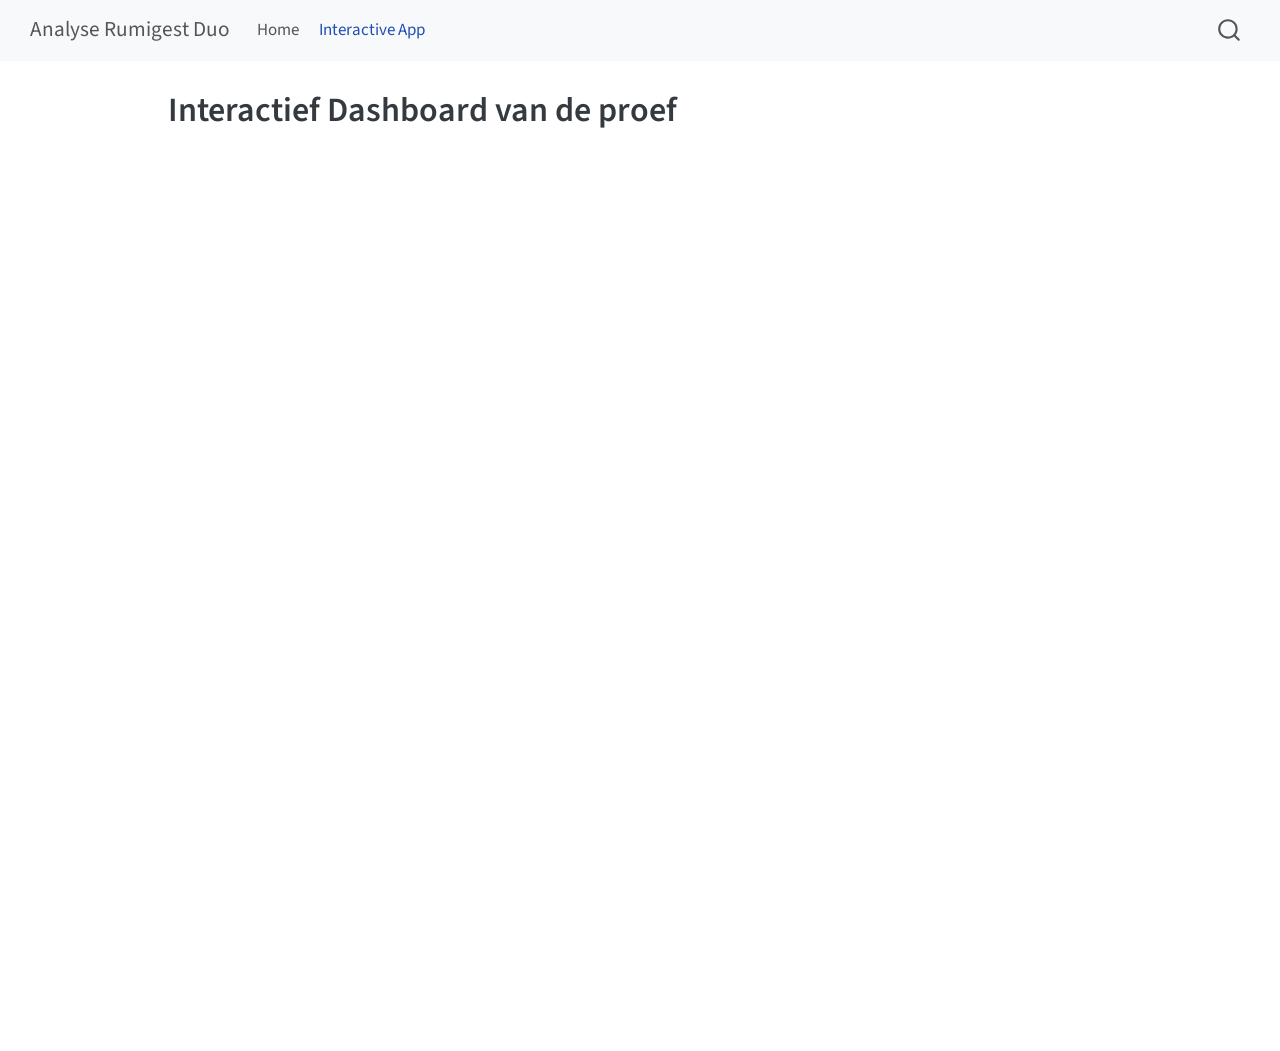
<file: analyseapp.html>
<!DOCTYPE html>
<html xmlns="http://www.w3.org/1999/xhtml" lang="nl" xml:lang="nl"><head>

<meta charset="utf-8">
<meta name="generator" content="quarto-1.10.18">

<meta name="viewport" content="width=device-width, initial-scale=1.0, user-scalable=yes">


<title>Interactief Dashboard van de proef – Analyse Rumigest Duo</title>
<style>
/* Default styles provided by pandoc.
** See https://pandoc.org/MANUAL.html#variables-for-html for config info.
*/
span.smallcaps{font-variant: small-caps;}
div.columns{display: flex; gap: 1.5em;}
div.column{flex: auto;}
@media screen {
div.columns{gap: min(4vw, 1.5em);}
div.column{overflow-x: auto;}
}
div.hanging-indent{margin-left: 1.5em; text-indent: -1.5em;}
ul.task-list{list-style: none;}
ul.task-list li input[type="checkbox"] {
  width: 0.8em;
  margin: 0 0.8em 0.2em -1em; /* quarto-specific, see https://github.com/quarto-dev/quarto-cli/issues/4556 */ 
  vertical-align: middle;
}
</style>


<script src="site_libs/quarto-nav/quarto-nav.js"></script>
<script src="site_libs/quarto-nav/headroom.min.js"></script>
<script src="site_libs/clipboard/clipboard.min.js"></script>
<script src="site_libs/quarto-search/autocomplete.umd.js"></script>
<script src="site_libs/quarto-search/fuse.min.js"></script>
<script src="site_libs/quarto-search/quarto-search.js"></script>
<meta name="quarto:offset" content="./">
<script src="site_libs/quarto-html/quarto.js" type="module"></script>
<script src="site_libs/quarto-html/tabsets/tabsets.js" type="module"></script>
<script src="site_libs/quarto-html/popper.min.js"></script>
<script src="site_libs/quarto-html/tippy.umd.min.js"></script>
<script src="site_libs/quarto-html/anchor.min.js"></script>
<link href="site_libs/quarto-html/tippy.css" rel="stylesheet">
<link href="site_libs/quarto-html/quarto-syntax-highlighting-64a204ab8560d761af7679ceaba22944.css" rel="stylesheet" id="quarto-text-highlighting-styles">
<script src="site_libs/bootstrap/bootstrap.min.js"></script>
<link href="site_libs/bootstrap/bootstrap-icons.css" rel="stylesheet">
<link href="site_libs/bootstrap/bootstrap-3e9b1289f5f353c49b617ce48ad2bc38.min.css" rel="stylesheet" append-hash="true" id="quarto-bootstrap" data-mode="light">
<script id="quarto-search-options" type="application/json">{
  "location": "navbar",
  "copy-button": false,
  "collapse-after": 3,
  "panel-placement": "end",
  "type": "overlay",
  "limit": 50,
  "keyboard-shortcut": [
    "f",
    "/",
    "s"
  ],
  "show-item-context": false,
  "language": {
    "search-no-results-text": "Geen resultaten",
    "search-matching-documents-text": "Gevonden documenten",
    "search-copy-link-title": "Kopieer link om te zoeken",
    "search-hide-matches-text": "Extra overeenkomsten verbergen",
    "search-more-match-text": "meer overeenkomst in dit document",
    "search-more-matches-text": "meer overeenkomsten in dit document",
    "search-clear-button-title": "Wissen",
    "search-text-placeholder": "",
    "search-detached-cancel-button-title": "Annuleren",
    "search-submit-button-title": "Verzenden",
    "search-label": "Zoeken"
  }
}</script>


<link rel="stylesheet" href="styles.css">
</head>

<body class="nav-fixed quarto-light">

<div id="quarto-search-results"></div>
  <header id="quarto-header" class="headroom fixed-top">
    <nav class="navbar navbar-expand-lg " data-bs-theme="dark">
      <div class="navbar-container container-fluid">
      <div class="navbar-brand-container mx-auto">
    <a class="navbar-brand" href="./index.html">
    <span class="navbar-title">Analyse Rumigest Duo</span>
    </a>
  </div>
            <div id="quarto-search" class="" title="Zoeken"></div>
          <button class="navbar-toggler" type="button" data-bs-toggle="collapse" data-bs-target="#navbarCollapse" aria-controls="navbarCollapse" role="menu" aria-expanded="false" aria-label="Schakel navigatie" onclick="if (window.quartoToggleHeadroom) { window.quartoToggleHeadroom(); }">
  <span class="navbar-toggler-icon"></span>
</button>
          <div class="collapse navbar-collapse" id="navbarCollapse">
            <ul class="navbar-nav navbar-nav-scroll me-auto">
  <li class="nav-item">
    <a class="nav-link" href="./index.html"> 
<span class="menu-text">Home</span></a>
  </li>  
  <li class="nav-item">
    <a class="nav-link active" href="./analyseapp.html" aria-current="page"> 
<span class="menu-text">Interactive App</span></a>
  </li>  
</ul>
          </div> <!-- /navcollapse -->
            <div class="quarto-navbar-tools">
</div>
      </div> <!-- /container-fluid -->
    </nav>
</header>
<!-- content -->
<div id="quarto-content" class="quarto-container page-columns page-rows-contents page-layout-full page-navbar">
<!-- sidebar -->
<!-- margin-sidebar -->
    <div id="quarto-margin-sidebar" class="sidebar margin-sidebar zindex-bottom">
        
    </div>
<!-- main -->
<main class="content page-columns page-full column-body" id="quarto-document-content">

<header id="title-block-header" class="quarto-title-block default">
<div class="quarto-title">
<h1 class="title">Interactief Dashboard van de proef</h1>
</div>



<div class="quarto-title-meta column-body">

    
  
    
  </div>
  


</header>


<div class="column-screen-inset">
<iframe src="https://dashboard.costeranalytics.nl/analyse_rumigestduo/" width="100%" height="800px" style="border:none;">
</iframe>
</div>



</main> <!-- /main -->
<script id="quarto-html-after-body" type="application/javascript">
  window.document.addEventListener("DOMContentLoaded", function (event) {
    const icon = "";
    const anchorJS = new window.AnchorJS();
    anchorJS.options = {
      placement: 'right',
      icon: icon
    };
    anchorJS.add('.anchored');
    const isCodeAnnotation = (el) => {
      for (const clz of el.classList) {
        if (clz.startsWith('code-annotation-')) {                     
          return true;
        }
      }
      return false;
    }
    const onCopySuccess = function(e) {
      // button target
      const button = e.trigger;
      // don't keep focus
      button.blur();
      // flash "checked"
      button.classList.add('code-copy-button-checked');
      var currentTitle = button.getAttribute("title");
      button.setAttribute("title", "Gekopieerd!");
      let tooltip;
      if (window.bootstrap) {
        button.setAttribute("data-bs-toggle", "tooltip");
        button.setAttribute("data-bs-placement", "left");
        button.setAttribute("data-bs-title", "Gekopieerd!");
        tooltip = new bootstrap.Tooltip(button, 
          { trigger: "manual", 
            customClass: "code-copy-button-tooltip",
            offset: [0, -8]});
        tooltip.show();    
      }
      setTimeout(function() {
        if (tooltip) {
          tooltip.hide();
          button.removeAttribute("data-bs-title");
          button.removeAttribute("data-bs-toggle");
          button.removeAttribute("data-bs-placement");
        }
        button.setAttribute("title", currentTitle);
        button.classList.remove('code-copy-button-checked');
      }, 1000);
      // clear code selection
      e.clearSelection();
    }
    const getTextToCopy = function(trigger) {
      const outerScaffold = trigger.parentElement.cloneNode(true);
      const codeEl = outerScaffold.querySelector('code');
      for (const childEl of codeEl.children) {
        if (isCodeAnnotation(childEl)) {
          childEl.remove();
        }
      }
      return codeEl.innerText;
    }
    const clipboard = new window.ClipboardJS('.code-copy-button:not([data-in-quarto-modal])', {
      text: getTextToCopy
    });
    clipboard.on('success', onCopySuccess);
    if (window.document.getElementById('quarto-embedded-source-code-modal')) {
      const clipboardModal = new window.ClipboardJS('.code-copy-button[data-in-quarto-modal]', {
        text: getTextToCopy,
        container: window.document.getElementById('quarto-embedded-source-code-modal')
      });
      clipboardModal.on('success', onCopySuccess);
    }
      var localhostRegex = new RegExp(/^(?:http|https):\/\/localhost\:?[0-9]*\//);
      var mailtoRegex = new RegExp(/^mailto:/);
        var filterRegex = new RegExp('/' + window.location.host + '/');
      var isInternal = (href) => {
          return filterRegex.test(href) || localhostRegex.test(href) || mailtoRegex.test(href);
      }
      // Inspect non-navigation links and adorn them if external
     var links = window.document.querySelectorAll('a[href]:not(.nav-link):not(.navbar-brand):not(.toc-action):not(.sidebar-link):not(.sidebar-item-toggle):not(.pagination-link):not(.no-external):not([aria-hidden]):not(.dropdown-item):not(.quarto-navigation-tool):not(.about-link)');
      for (var i=0; i<links.length; i++) {
        const link = links[i];
        if (!isInternal(link.href)) {
          // undo the damage that might have been done by quarto-nav.js in the case of
          // links that we want to consider external
          if (link.dataset.originalHref !== undefined) {
            link.href = link.dataset.originalHref;
          }
        }
      }
    function tippyHover(el, contentFn, onTriggerFn, onUntriggerFn) {
      const config = {
        allowHTML: true,
        maxWidth: 500,
        delay: 100,
        arrow: false,
        appendTo: function(el) {
            return el.parentElement;
        },
        interactive: true,
        interactiveBorder: 10,
        theme: 'quarto',
        placement: 'bottom-start',
      };
      if (contentFn) {
        config.content = contentFn;
      }
      if (onTriggerFn) {
        config.onTrigger = onTriggerFn;
      }
      if (onUntriggerFn) {
        config.onUntrigger = onUntriggerFn;
      }
      window.tippy(el, config); 
    }
    const noterefs = window.document.querySelectorAll('a[role="doc-noteref"]');
    for (var i=0; i<noterefs.length; i++) {
      const ref = noterefs[i];
      tippyHover(ref, function() {
        // use id or data attribute instead here
        let href = ref.getAttribute('data-footnote-href') || ref.getAttribute('href');
        try { href = new URL(href).hash; } catch {}
        const id = href.replace(/^#\/?/, "");
        const note = window.document.getElementById(id);
        if (note) {
          return note.innerHTML;
        } else {
          return "";
        }
      });
    }
    const xrefs = window.document.querySelectorAll('a.quarto-xref');
    const processXRef = (id, note) => {
      // Strip column container classes
      const stripColumnClz = (el) => {
        el.classList.remove("page-full", "page-columns");
        if (el.children) {
          for (const child of el.children) {
            stripColumnClz(child);
          }
        }
      }
      stripColumnClz(note)
      if (id === null || id.startsWith('sec-')) {
        // Special case sections, only their first couple elements
        const container = document.createElement("div");
        if (note.children && note.children.length > 2) {
          container.appendChild(note.children[0].cloneNode(true));
          for (let i = 1; i < note.children.length; i++) {
            const child = note.children[i];
            if (child.tagName === "P" && child.innerText === "") {
              continue;
            } else {
              container.appendChild(child.cloneNode(true));
              break;
            }
          }
          if (window.Quarto?.typesetMath) {
            window.Quarto.typesetMath(container);
          }
          return container.innerHTML
        } else {
          if (window.Quarto?.typesetMath) {
            window.Quarto.typesetMath(note);
          }
          return note.innerHTML;
        }
      } else {
        // Remove any anchor links if they are present
        const anchorLink = note.querySelector('a.anchorjs-link');
        if (anchorLink) {
          anchorLink.remove();
        }
        if (window.Quarto?.typesetMath) {
          window.Quarto.typesetMath(note);
        }
        if (note.classList.contains("callout")) {
          return note.outerHTML;
        } else {
          return note.innerHTML;
        }
      }
    }
    for (var i=0; i<xrefs.length; i++) {
      const xref = xrefs[i];
      tippyHover(xref, undefined, function(instance) {
        instance.disable();
        let url = xref.getAttribute('href');
        let hash = undefined; 
        if (url.startsWith('#')) {
          hash = url;
        } else {
          try { hash = new URL(url).hash; } catch {}
        }
        if (hash) {
          const id = hash.replace(/^#\/?/, "");
          const note = window.document.getElementById(id);
          if (note !== null) {
            try {
              const html = processXRef(id, note.cloneNode(true));
              instance.setContent(html);
            } finally {
              instance.enable();
              instance.show();
            }
          } else {
            // See if we can fetch this
            fetch(url.split('#')[0])
            .then(res => res.text())
            .then(html => {
              const parser = new DOMParser();
              const htmlDoc = parser.parseFromString(html, "text/html");
              const note = htmlDoc.getElementById(id);
              if (note !== null) {
                const html = processXRef(id, note);
                instance.setContent(html);
              } 
            }).finally(() => {
              instance.enable();
              instance.show();
            });
          }
        } else {
          // See if we can fetch a full url (with no hash to target)
          // This is a special case and we should probably do some content thinning / targeting
          fetch(url)
          .then(res => res.text())
          .then(html => {
            const parser = new DOMParser();
            const htmlDoc = parser.parseFromString(html, "text/html");
            const note = htmlDoc.querySelector('main.content');
            if (note !== null) {
              // This should only happen for chapter cross references
              // (since there is no id in the URL)
              // remove the first header
              if (note.children.length > 0 && note.children[0].tagName === "HEADER") {
                note.children[0].remove();
              }
              const html = processXRef(null, note);
              instance.setContent(html);
            } 
          }).finally(() => {
            instance.enable();
            instance.show();
          });
        }
      }, function(instance) {
      });
    }
        let selectedAnnoteEl;
        const selectorForAnnotation = ( cell, annotation) => {
          let cellAttr = 'data-code-cell="' + cell + '"';
          let lineAttr = 'data-code-annotation="' +  annotation + '"';
          const selector = 'span[' + cellAttr + '][' + lineAttr + ']';
          return selector;
        }
        const selectCodeLines = (annoteEl) => {
          const doc = window.document;
          const targetCell = annoteEl.getAttribute("data-target-cell");
          const targetAnnotation = annoteEl.getAttribute("data-target-annotation");
          const annoteSpan = window.document.querySelector(selectorForAnnotation(targetCell, targetAnnotation));
          const lines = annoteSpan.getAttribute("data-code-lines").split(",");
          const lineIds = lines.map((line) => {
            return targetCell + "-" + line;
          })
          let top = null;
          let height = null;
          let parent = null;
          if (lineIds.length > 0) {
              //compute the position of the single el (top and bottom and make a div)
              const el = window.document.getElementById(lineIds[0]);
              top = el.offsetTop;
              height = el.offsetHeight;
              parent = el.parentElement.parentElement;
            if (lineIds.length > 1) {
              const lastEl = window.document.getElementById(lineIds[lineIds.length - 1]);
              const bottom = lastEl.offsetTop + lastEl.offsetHeight;
              height = bottom - top;
            }
            if (top !== null && height !== null && parent !== null) {
              // cook up a div (if necessary) and position it 
              let div = window.document.getElementById("code-annotation-line-highlight");
              if (div === null) {
                div = window.document.createElement("div");
                div.setAttribute("id", "code-annotation-line-highlight");
                div.style.position = 'absolute';
                parent.appendChild(div);
              }
              div.style.top = top - 2 + "px";
              div.style.height = height + 4 + "px";
              div.style.left = 0;
              let gutterDiv = window.document.getElementById("code-annotation-line-highlight-gutter");
              if (gutterDiv === null) {
                gutterDiv = window.document.createElement("div");
                gutterDiv.setAttribute("id", "code-annotation-line-highlight-gutter");
                gutterDiv.style.position = 'absolute';
                const codeCell = window.document.getElementById(targetCell);
                const gutter = codeCell.querySelector('.code-annotation-gutter');
                gutter.appendChild(gutterDiv);
              }
              gutterDiv.style.top = top - 2 + "px";
              gutterDiv.style.height = height + 4 + "px";
            }
            selectedAnnoteEl = annoteEl;
          }
        };
        const unselectCodeLines = () => {
          const elementsIds = ["code-annotation-line-highlight", "code-annotation-line-highlight-gutter"];
          elementsIds.forEach((elId) => {
            const div = window.document.getElementById(elId);
            if (div) {
              div.remove();
            }
          });
          selectedAnnoteEl = undefined;
        };
          // Handle positioning of the toggle
      window.addEventListener(
        "resize",
        throttle(() => {
          elRect = undefined;
          if (selectedAnnoteEl) {
            selectCodeLines(selectedAnnoteEl);
          }
        }, 10)
      );
      function throttle(fn, ms) {
      let throttle = false;
      let timer;
        return (...args) => {
          if(!throttle) { // first call gets through
              fn.apply(this, args);
              throttle = true;
          } else { // all the others get throttled
              if(timer) clearTimeout(timer); // cancel #2
              timer = setTimeout(() => {
                fn.apply(this, args);
                timer = throttle = false;
              }, ms);
          }
        };
      }
        // Attach click handler to the DT
        const annoteDls = window.document.querySelectorAll('dt[data-target-cell]');
        for (const annoteDlNode of annoteDls) {
          annoteDlNode.addEventListener('click', (event) => {
            const clickedEl = event.target;
            if (clickedEl !== selectedAnnoteEl) {
              unselectCodeLines();
              const activeEl = window.document.querySelector('dt[data-target-cell].code-annotation-active');
              if (activeEl) {
                activeEl.classList.remove('code-annotation-active');
              }
              selectCodeLines(clickedEl);
              clickedEl.classList.add('code-annotation-active');
            } else {
              // Unselect the line
              unselectCodeLines();
              clickedEl.classList.remove('code-annotation-active');
            }
          });
        }
    const findCites = (el) => {
      const parentEl = el.parentElement;
      if (parentEl) {
        const cites = parentEl.dataset.cites;
        if (cites) {
          return {
            el,
            cites: cites.split(' ')
          };
        } else {
          return findCites(el.parentElement)
        }
      } else {
        return undefined;
      }
    };
    var bibliorefs = window.document.querySelectorAll('a[role="doc-biblioref"]');
    for (var i=0; i<bibliorefs.length; i++) {
      const ref = bibliorefs[i];
      const citeInfo = findCites(ref);
      if (citeInfo) {
        tippyHover(citeInfo.el, function() {
          var popup = window.document.createElement('div');
          citeInfo.cites.forEach(function(cite) {
            var citeDiv = window.document.createElement('div');
            citeDiv.classList.add('hanging-indent');
            citeDiv.classList.add('csl-entry');
            var biblioDiv = window.document.getElementById('ref-' + cite);
            if (biblioDiv) {
              citeDiv.innerHTML = biblioDiv.innerHTML;
            }
            popup.appendChild(citeDiv);
          });
          return popup.innerHTML;
        });
      }
    }
  });
  </script>
</div> <!-- /content -->




</body></html>
</file>
<file: site_libs/quarto-html/tippy.css>
.tippy-box[data-animation=fade][data-state=hidden]{opacity:0}[data-tippy-root]{max-width:calc(100vw - 10px)}.tippy-box{position:relative;background-color:#333;color:#fff;border-radius:4px;font-size:14px;line-height:1.4;white-space:normal;outline:0;transition-property:transform,visibility,opacity}.tippy-box[data-placement^=top]>.tippy-arrow{bottom:0}.tippy-box[data-placement^=top]>.tippy-arrow:before{bottom:-7px;left:0;border-width:8px 8px 0;border-top-color:initial;transform-origin:center top}.tippy-box[data-placement^=bottom]>.tippy-arrow{top:0}.tippy-box[data-placement^=bottom]>.tippy-arrow:before{top:-7px;left:0;border-width:0 8px 8px;border-bottom-color:initial;transform-origin:center bottom}.tippy-box[data-placement^=left]>.tippy-arrow{right:0}.tippy-box[data-placement^=left]>.tippy-arrow:before{border-width:8px 0 8px 8px;border-left-color:initial;right:-7px;transform-origin:center left}.tippy-box[data-placement^=right]>.tippy-arrow{left:0}.tippy-box[data-placement^=right]>.tippy-arrow:before{left:-7px;border-width:8px 8px 8px 0;border-right-color:initial;transform-origin:center right}.tippy-box[data-inertia][data-state=visible]{transition-timing-function:cubic-bezier(.54,1.5,.38,1.11)}.tippy-arrow{width:16px;height:16px;color:#333}.tippy-arrow:before{content:"";position:absolute;border-color:transparent;border-style:solid}.tippy-content{position:relative;padding:5px 9px;z-index:1}
</file>
<file: site_libs/quarto-html/quarto-syntax-highlighting-64a204ab8560d761af7679ceaba22944.css>
/* quarto syntax highlight colors */
:root {
  --quarto-hl-ot-color: #003B4F;
  --quarto-hl-at-color: #657422;
  --quarto-hl-ss-color: #20794D;
  --quarto-hl-an-color: #5E5E5E;
  --quarto-hl-fu-color: #4758AB;
  --quarto-hl-st-color: #20794D;
  --quarto-hl-cf-color: #003B4F;
  --quarto-hl-op-color: #5E5E5E;
  --quarto-hl-er-color: #AD0000;
  --quarto-hl-bn-color: #AD0000;
  --quarto-hl-al-color: #AD0000;
  --quarto-hl-va-color: #111111;
  --quarto-hl-bu-color: inherit;
  --quarto-hl-ex-color: inherit;
  --quarto-hl-pp-color: #AD0000;
  --quarto-hl-in-color: #5E5E5E;
  --quarto-hl-vs-color: #20794D;
  --quarto-hl-wa-color: #5E5E5E;
  --quarto-hl-do-color: #5E5E5E;
  --quarto-hl-im-color: #00769E;
  --quarto-hl-ch-color: #20794D;
  --quarto-hl-dt-color: #AD0000;
  --quarto-hl-fl-color: #AD0000;
  --quarto-hl-co-color: #5E5E5E;
  --quarto-hl-cv-color: #5E5E5E;
  --quarto-hl-cn-color: #8f5902;
  --quarto-hl-sc-color: #5E5E5E;
  --quarto-hl-dv-color: #AD0000;
  --quarto-hl-kw-color: #003B4F;
}

/* other quarto variables */
:root {
  --quarto-font-monospace: SFMono-Regular, Menlo, Monaco, Consolas, "Liberation Mono", "Courier New", monospace;
}

/* syntax highlight based on Pandoc's rules */
pre > code.sourceCode > span {
  color: #003B4F;
}

code.sourceCode > span {
  color: #003B4F;
}

div.sourceCode,
div.sourceCode pre.sourceCode {
  color: #003B4F;
}

/* Normal */
code span {
  color: #003B4F;
}

/* Alert */
code span.al {
  color: #AD0000;
  font-style: inherit;
}

/* Annotation */
code span.an {
  color: #5E5E5E;
  font-style: inherit;
}

/* Attribute */
code span.at {
  color: #657422;
  font-style: inherit;
}

/* BaseN */
code span.bn {
  color: #AD0000;
  font-style: inherit;
}

/* BuiltIn */
code span.bu {
  font-style: inherit;
}

/* ControlFlow */
code span.cf {
  color: #003B4F;
  font-weight: bold;
  font-style: inherit;
}

/* Char */
code span.ch {
  color: #20794D;
  font-style: inherit;
}

/* Constant */
code span.cn {
  color: #8f5902;
  font-style: inherit;
}

/* Comment */
code span.co {
  color: #5E5E5E;
  font-style: inherit;
}

/* CommentVar */
code span.cv {
  color: #5E5E5E;
  font-style: italic;
}

/* Documentation */
code span.do {
  color: #5E5E5E;
  font-style: italic;
}

/* DataType */
code span.dt {
  color: #AD0000;
  font-style: inherit;
}

/* DecVal */
code span.dv {
  color: #AD0000;
  font-style: inherit;
}

/* Error */
code span.er {
  color: #AD0000;
  font-style: inherit;
}

/* Extension */
code span.ex {
  font-style: inherit;
}

/* Float */
code span.fl {
  color: #AD0000;
  font-style: inherit;
}

/* Function */
code span.fu {
  color: #4758AB;
  font-style: inherit;
}

/* Import */
code span.im {
  color: #00769E;
  font-style: inherit;
}

/* Information */
code span.in {
  color: #5E5E5E;
  font-style: inherit;
}

/* Keyword */
code span.kw {
  color: #003B4F;
  font-weight: bold;
  font-style: inherit;
}

/* Operator */
code span.op {
  color: #5E5E5E;
  font-style: inherit;
}

/* Other */
code span.ot {
  color: #003B4F;
  font-style: inherit;
}

/* Preprocessor */
code span.pp {
  color: #AD0000;
  font-style: inherit;
}

/* SpecialChar */
code span.sc {
  color: #5E5E5E;
  font-style: inherit;
}

/* SpecialString */
code span.ss {
  color: #20794D;
  font-style: inherit;
}

/* String */
code span.st {
  color: #20794D;
  font-style: inherit;
}

/* Variable */
code span.va {
  color: #111111;
  font-style: inherit;
}

/* VerbatimString */
code span.vs {
  color: #20794D;
  font-style: inherit;
}

/* Warning */
code span.wa {
  color: #5E5E5E;
  font-style: italic;
}

.prevent-inlining {
  content: "</";
}

/*# sourceMappingURL=9d8d5bb603a83b8298b89080a598c93b.css.map */
</file>
<file: styles.css>
.carousel-inner .carousel-item img {
    width: 100%;
    height: 450px;          /* Stel hier de gewenste vaste hoogte in */
    object-fit: contain;      /* Snijdt staande (portrait) afbeeldingen netjes af tot landschap */
    object-position: center; /* Zorgt dat het midden van de foto zichtbaar blijft */
}

/* Maakt de tekst van de carrousel-bijschriften rood */
.carousel-inner .carousel-item .carousel-caption,
.carousel-inner .carousel-item .carousel-caption * {
    color: #ff0000 !important; /* Dwingt de kleur rood af */
}

/* Herstel en kleur de linker pijl rood */
.carousel-control-prev-icon {
    background-image: url("data:image/svg+xml,%3Csvg xmlns='http://www.w3.org/2000/svg' viewBox='0 0 16 16' fill='%23ff0000'%3E%3Cpath d='M11.354 1.646a.5.5 0 0 1 0 .708L5.707 8l5.647 5.646a.5.5 0 0 1-.708.708l-6-6a.5.5 0 0 1 0-.708l6-6a.5.5 0 0 1 .708 0z'/%3E%3C/svg%3E") !important;
}

/* Herstel en kleur de rechter pijl rood */
.carousel-control-next-icon {
    background-image: url("data:image/svg+xml,%3Csvg xmlns='http://www.w3.org/2000/svg' viewBox='0 0 16 16' fill='%23ff0000'%3E%3Cpath d='M4.646 1.646a.5.5 0 0 1 .708 0l6 6a.5.5 0 0 1 0 .708l-6 6a.5.5 0 0 1-.708-.708L10.293 8 4.646 2.354a.5.5 0 0 1 0-.708z'/%3E%3C/svg%3E") !important;
}
</file>
